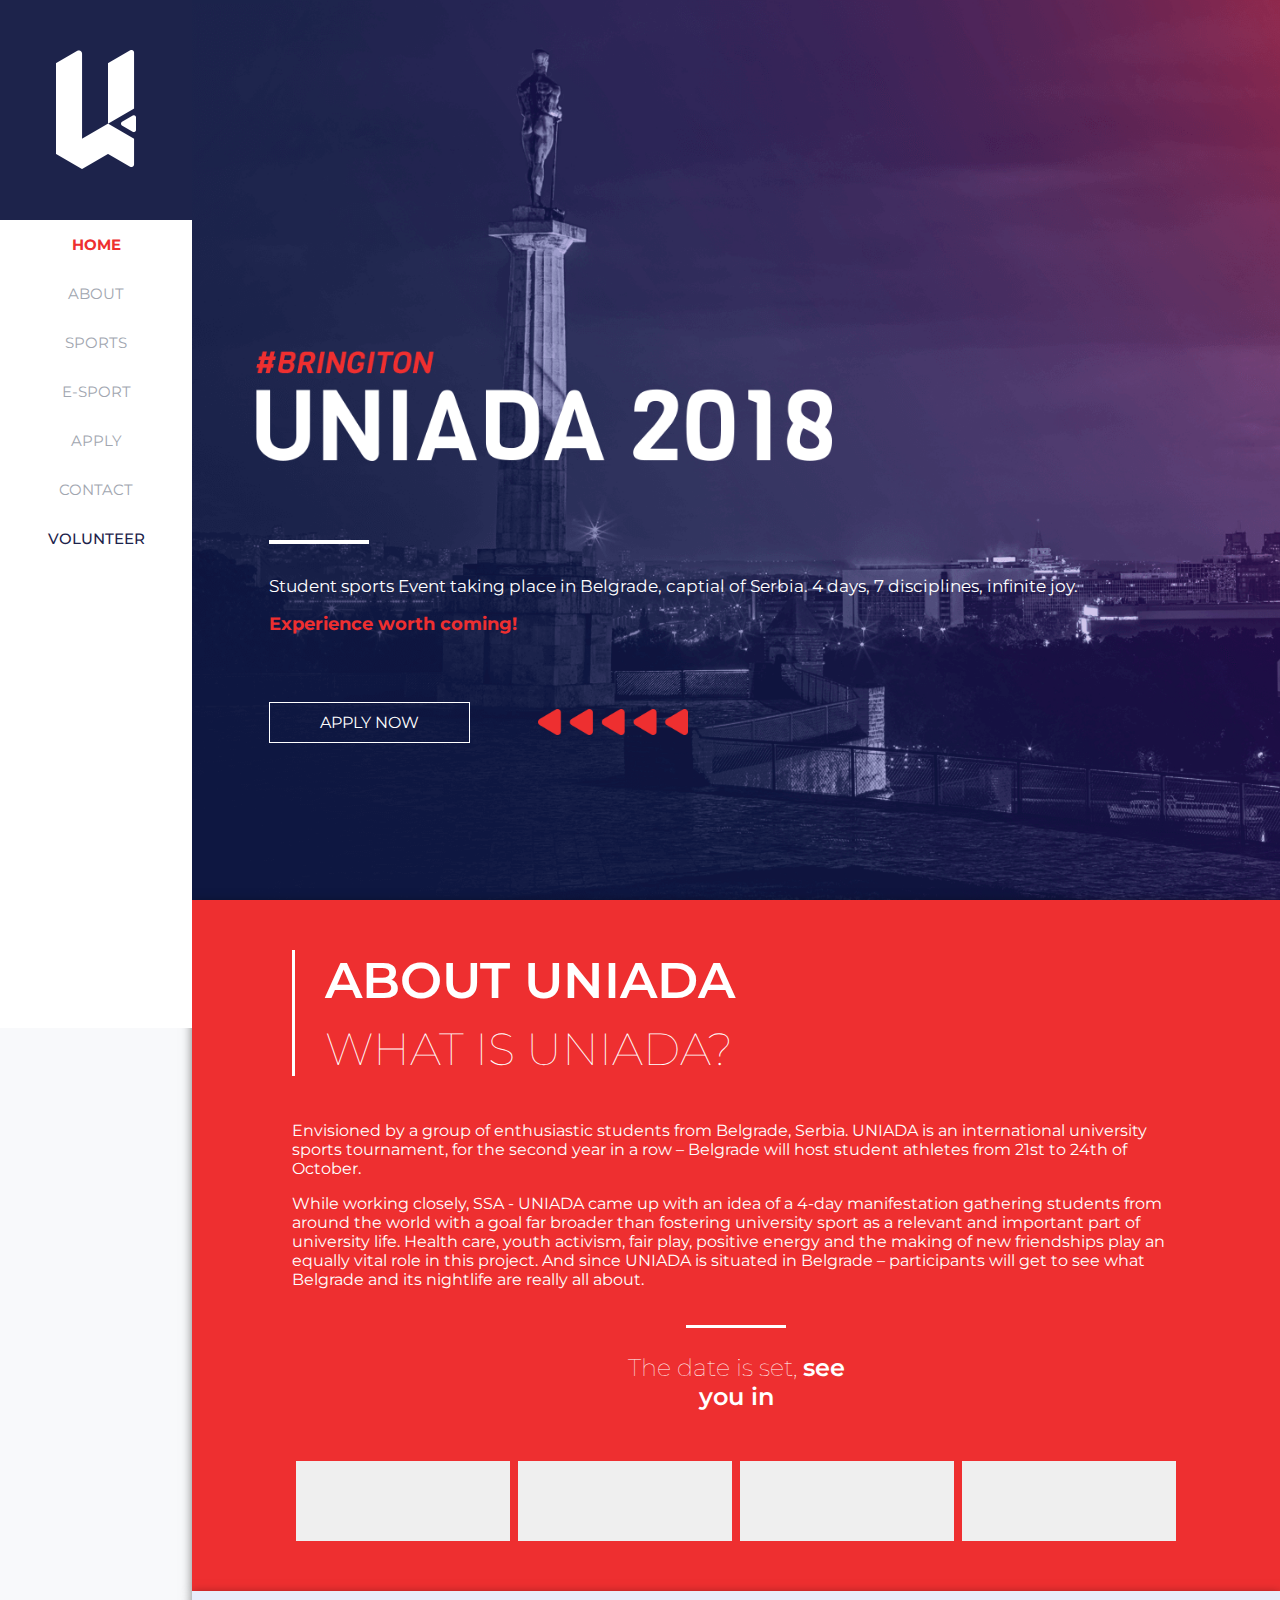
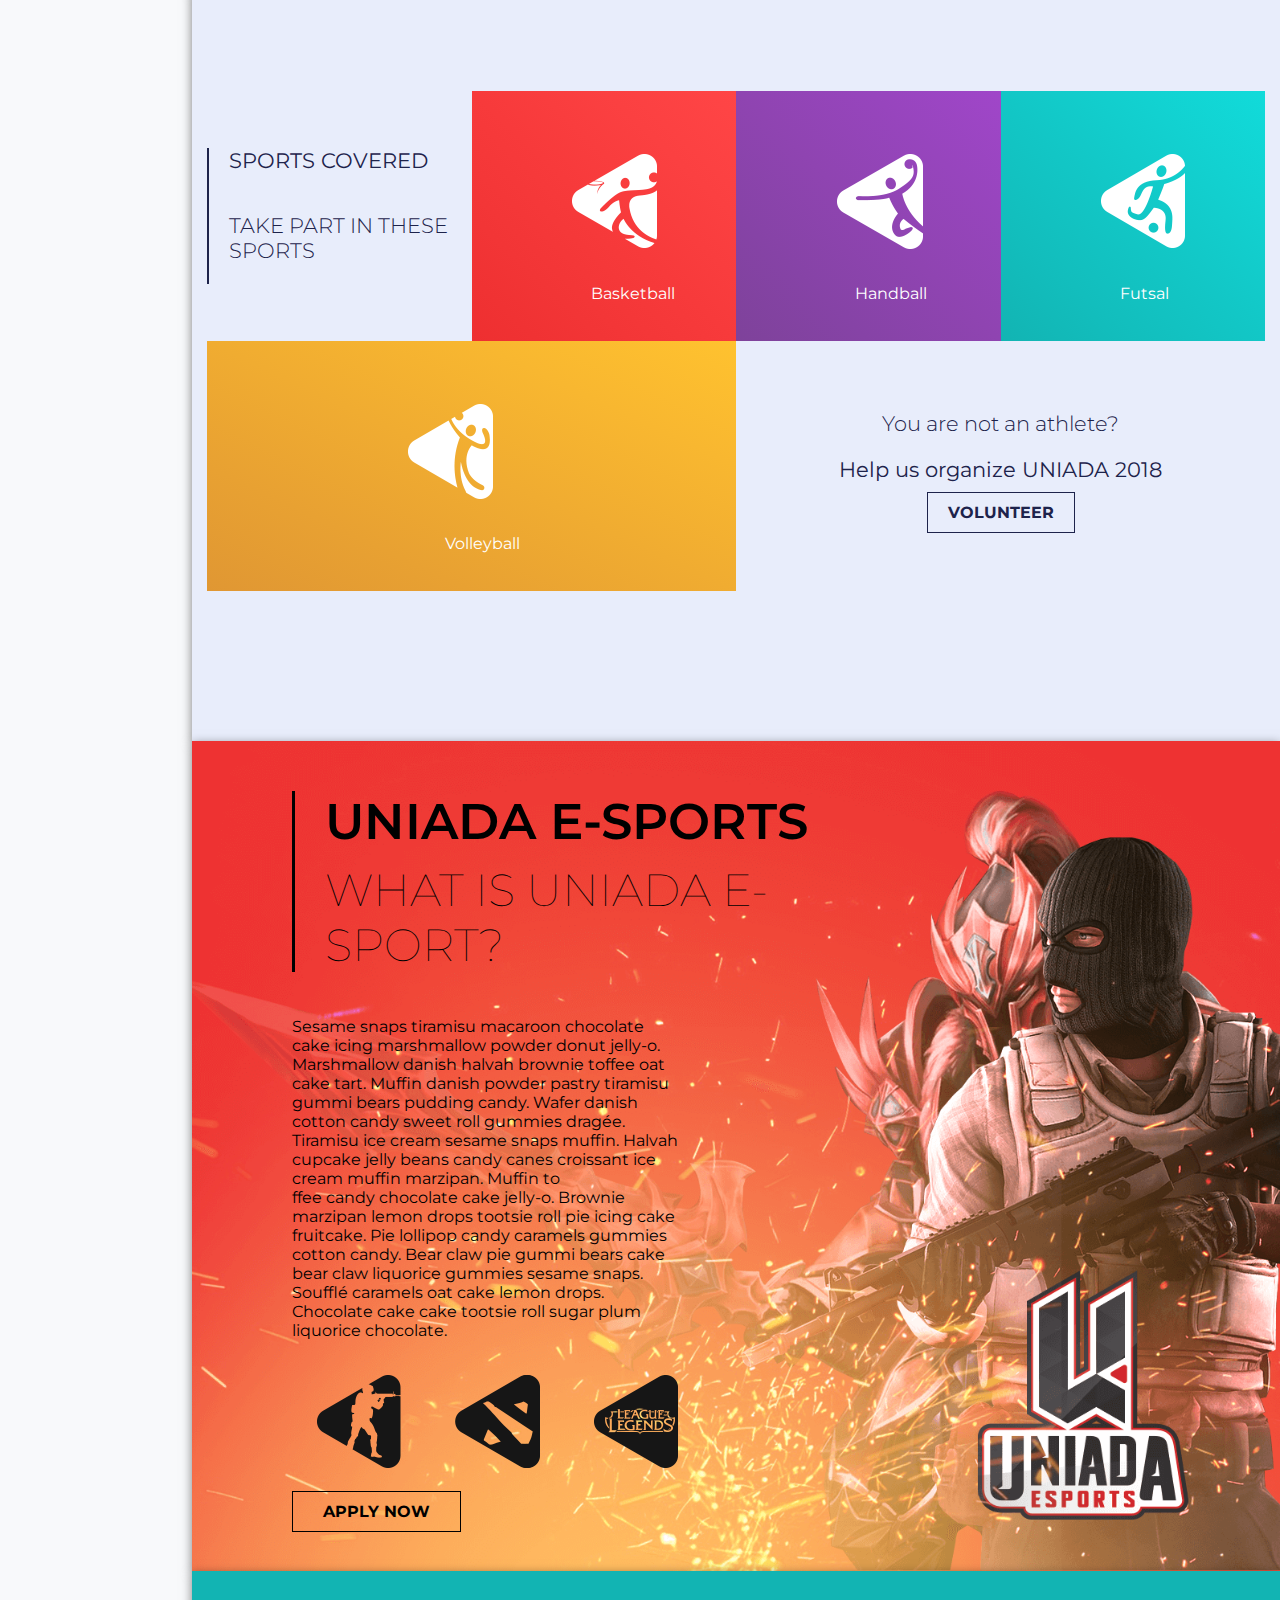
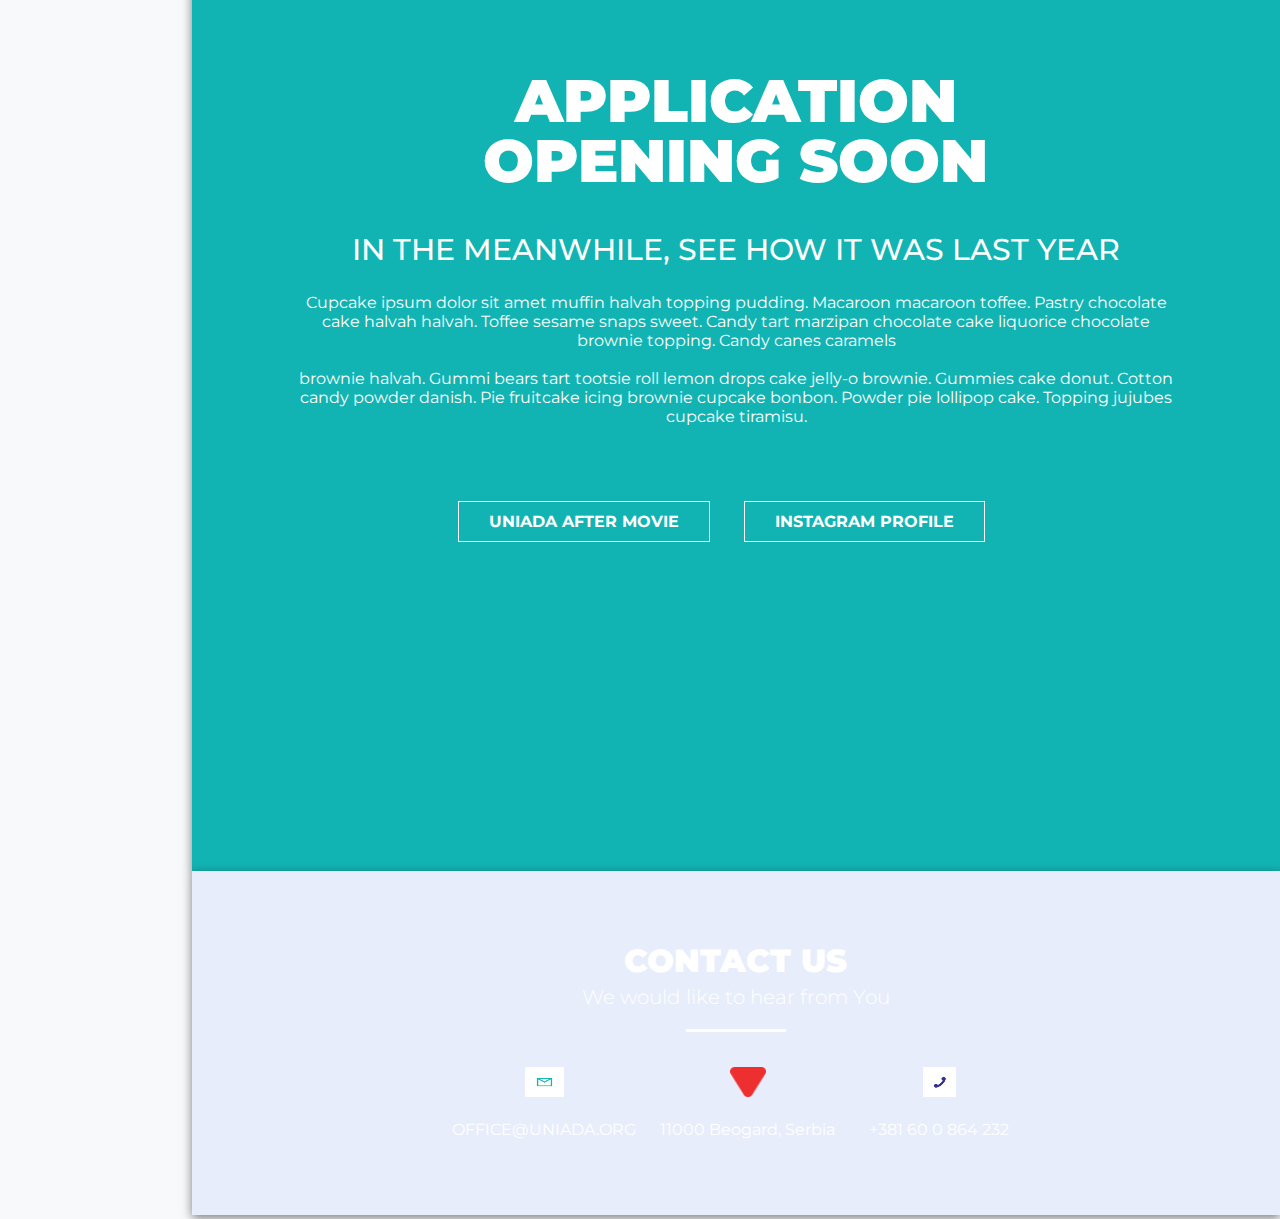
<file: index.html>
<!DOCTYPE html>
<html>
  <head>
    <title>UNIADA 2018 | International Student Sports Competition</title>
    <link rel="shortcut icon" type="image/png" href="img/LOGO_BOJA.png"/>
    <link rel="apple-touch-icon" sizes="76x76" href="img/LOGO_BOJA.png">

    <meta name="robots" content="index, follow">
    <meta name="viewport" content="width=device-width, initial-scale=1.0">
    <meta name="description"  content="International Student Sports Competition - UNIADA 2018 Belgrade Serbia, 22-25 October. Supported by the City of Belgrade." />
    <meta property="og:locale" content="en_US" />
    <meta property="og:type" content="website" />
    <meta property="og:title" content="Uniada" />
    <meta property="og:description" content="International Student Sports Competition - UNIADA 2018 Belgrade Serbia, 22-25 October. Supported by the City of Belgrade." />
    <meta property="og:url" content="http://uniada.org/" />
    <meta property="og:site_name" content="UNIADA 2017" />
    <meta property="og:image" content="http://milica-pavlovic.com//uniada3.0/img/LOGO_BOJA.png" />
    <meta name="twitter:card" content="summary" />
    <meta name="twitter:description" content="International Student Sports Competition - UNIADA 2018 Belgrade Serbia, 22-25 October. Supported by the City of Belgrade." />
    <meta name="twitter:title" content="Uniada" />
    <meta name="twitter:image" content="http://milica-pavlovic.com//uniada3.0/img/LOGO_BOJA.png" />

    <link rel="canonical" href="http://uniada.org/" />
    <link rel="stylesheet" href="css/main.css">
    <link href="https://fonts.googleapis.com/css?family=Montserrat:100,300,400,500,600,700,800,900" rel="stylesheet">
    <script src="https://ajax.googleapis.com/ajax/libs/jquery/3.3.1/jquery.min.js"></script>
  </head>
  <body>
      <div class="counter"></div>
      <div class="content-holder">
          <div id="burger-container">
            <div id="burger">
              <span>&nbsp;</span>
              <span>&nbsp;</span>
              <span>&nbsp;</span>
              <span>&nbsp;</span>
            </div>
          </div>
          <nav class="navigation">
            <ul>
              <li id="changinglogo">
                  <img id="logo" src="img/LOGO_BELI.png" alt="white-logo" />
              </li>
              <li><a class="navigation__link" href="#section1">HOME</a></li>
              <li><a class="navigation__link" href="#section2">ABOUT</a></li>
              <li><a class="navigation__link" href="#section3">SPORTS</a></li>
              <li><a class="navigation__link" href="#section4">E-SPORT</a></li>
              <li><a class="navigation__link" href="#section5">APPLY</a></li>
              <li><a class="navigation__link" href="#section6">CONTACT</a></li>
              <li><a class="navigation__link" href="#section7">VOLUNTEER</a></li>
            </ul>
          </nav>
          <div class="section">
            <section class="page-section" id="section1">
                <div class="home">
                    <img class="bringiton" src="img/BRINGITON.png" alt="bringiton" />
                    <div class="smallborder"></div>
                    <div class="hometxt">
                        <p>
                          Student sports Event taking place in Belgrade, captial of Serbia. 4 days, 7 disciplines, infinite joy.
                        </p>
                        <p>
                          Experience worth coming!
                        </p>
                    </div>
                    <div class="divbtn">
                        <a href="#">APPLY NOW</a>
                        <img src="img/STRELICE.png" alt="arrows"  />
                    </div>
                </div>
            </section>
            <section class="page-section" id="section2">
                <div class="about">
                    <div class="about__uniada">
                        <h1>ABOUT UNIADA</h1>
                        <p>WHAT IS UNIADA?</p>
                    </div>
                    <div class="about_txt">
                      <p>Envisioned by a group of enthusiastic students from Belgrade, Serbia. UNIADA is an international university sports tournament, for the second year in a row – Belgrade will host student athletes from 21st to 24th of October.  </p>
                      <p>While working closely, SSA - UNIADA came up with an idea of a 4-day manifestation gathering students from around the world with a goal far broader than fostering university sport as a relevant and important part of university life. Health care, youth activism, fair play, positive energy and the making of new friendships play an equally vital role in this project. And since UNIADA is situated in Belgrade – participants will get to see what Belgrade and its nightlife are really all about.</p>
                    </div>
                    <div class="countdown_head">
                        <div class="topborder"></div>
                        <h2>The date is set, <span>see you in</span></h2>
                    </div>
                    <div class="timer">
                      <div class="timer-part" id="days"></div>
                      <div class="timer-part" id="hours"></div>
                      <div class="timer-part" id="minutes"></div>
                      <div class="timer-part" id="seconds"></div>
                    </div>
                </div>
            </section>
            <section class="page-section" id="section3">
                <div class="sports">
                    <div class="sportbox" id="sport1">
                      <div class="borderforsport1">
                          <p><strong>SPORTS COVERED</strong></p><br />
                          <p>TAKE PART IN THESE SPORTS</p>
                      </div>

                    </div>
                    <div class="sportbox" id="sport2">
                        <a href="basketball.html">
                          <img src="img/BASKETBALL_ICON.png" alt="basketball-icon" /><br />
                          <p class="sportname">Basketball</p>
                        </a>
                    </div>
                    <div class="sportbox" id="sport3">
                        <a href="handball.html">
                          <img src="img/HANDBALL_IKONICA.png" alt="handball-icon" />
                          <p class="sportname">Handball</p>
                        </a>
                    </div>
                    <div class="sportbox" id="sport4">
                        <a href="futsal.html">
                          <img src="img/FUTSAL_IKONICA.png" alt="futsal-icon" />
                          <p class="sportname">Futsal</p>
                        </a>
                    </div>
                    <div class="sportbox" id="sport5">
                        <a href="volleyball.html">
                          <img src="img/VOLLEYBALL_IKONICA.png" alt="volleyball-icon" />
                          <p class="sportname">Volleyball</p>
                        </a>
                    </div>
                    <div class="sportbox" id="sport6">
                      <div class="txtforsport6">
                          <p>You are not an athlete?</p>
                          <p><strong>Help us organize UNIADA 2018</strong><br /></p>
                          <a href="#"><strong>VOLUNTEER</strong></a>
                      </div>
                    </div>
                </div>
            </section>
            <section class="page-section" id="section4">
                <div class="esport">
                    <div class="esport_head">
                        <h1>UNIADA E-SPORTS</h1>
                        <p>
                          WHAT IS UNIADA E-SPORT?
                        </p>
                    </div>
                    <div class="esport_txt">
                        <p>
                          Sesame snaps tiramisu macaroon chocolate cake icing marshmallow powder donut jelly-o. Marshmallow danish halvah brownie toffee oat cake tart. Muffin danish powder pastry tiramisu gummi bears pudding candy. Wafer danish cotton candy sweet roll gummies dragée. Tiramisu ice cream sesame snaps muffin. Halvah cupcake jelly beans candy canes croissant ice cream muffin marzipan. Muffin to<br>ffee candy chocolate cake jelly-o. Brownie marzipan lemon drops tootsie roll pie icing cake fruitcake. Pie lollipop candy caramels gummies cotton candy. Bear claw pie gummi bears cake bear claw liquorice gummies sesame snaps. Soufflé caramels oat cake lemon drops. Chocolate cake cake tootsie roll sugar plum liquorice chocolate.
                        </p>
                    </div>
                    <div class="esport_icons">
                        <img src="img/CS_IKONICA.png" alt="cs_ikonica"  />
                        <img src="img/DOTA2_IKONICA.png" alt="dota2_ikonica"  />
                        <img src="img/LOL_IKONICA.png" alt="lol_ikonica"  />
                    </div>
                    <a class="esportbtn" herf="#">APPLY NOW</a>
                </div>
            </section>
            <section class="page-section" id="section5">
                <div class="application">
                    <h1><strong>APPLICATION OPENING SOON</strong></h1>
                    <div class="apply_txt">
                        <h2>IN THE MEANWHILE, SEE HOW IT WAS LAST YEAR</h2>
                        <p>
                          Cupcake ipsum dolor sit amet muffin halvah topping pudding. Macaroon macaroon toffee. Pastry chocolate cake halvah halvah. Toffee sesame snaps sweet. Candy tart marzipan chocolate cake liquorice chocolate brownie topping. Candy canes caramels<br /><br /> brownie halvah. Gummi bears tart tootsie roll lemon drops cake jelly-o brownie. Gummies cake donut. Cotton candy powder danish. Pie fruitcake icing brownie cupcake bonbon. Powder pie lollipop cake. Topping jujubes cupcake tiramisu.
                        </p><br>
                    </div>
                    <div class="apply_btns">
                      <a href="https://www.youtube.com/watch?v=02aVjhOBX4E" target="_blank"><strong>UNIADA AFTER MOVIE</strong></a>
                      <a href="https://www.instagram.com/explore/locations/1025400249/uniada/?hl=en" target="_blank"><strong>INSTAGRAM PROFILE</strong></a>
                    </div>
                </div>
            </section>
            <section class="page-section" id="section6">
                <div class="contact">
                  <div class="contact_head">
                      <h1><strong>CONTACT US</strong></h1>
                      <p>We would like to hear from You</p>
                      <div class="topborder"></div>
                  </div>
                  <div class="contact_info">
                    <div class="singlecontactbox">
                      <a href="mailto:office@uniada.org">
                          <img src="img/EMAIL_IKONICA.png" alt="email-icon" /><br />
                          <br />
                        OFFICE@UNIADA.ORG</a>
                    </div>
                    <div class="singlecontactbox">
                          <img src="img/LOKACIJA_IKONICA.png" alt="location-icon" />
                          <br /><br />
                        <p>11000 Beogard, Serbia</a>
                    </div>
                    <div class="singlecontactbox">
                        <!--<div class="imgbox">
                            <img src="img/mail.png" alt="imgicon" />
                        </div>-->
                        <a href="tel:+381 60 864 232">
                        <img src="img/TELEFON_IKONICA.png" alt="phone-icon" /><br />
                        <br />
                        +381 60 0 864 232</a>
                    </div>
                  </div>

                </div>
            </section>
        </div>

    </div>
    <script src="js/index.js"></script>
    <script src="js/timer.js"></script>

  </body>
</html>
</file>
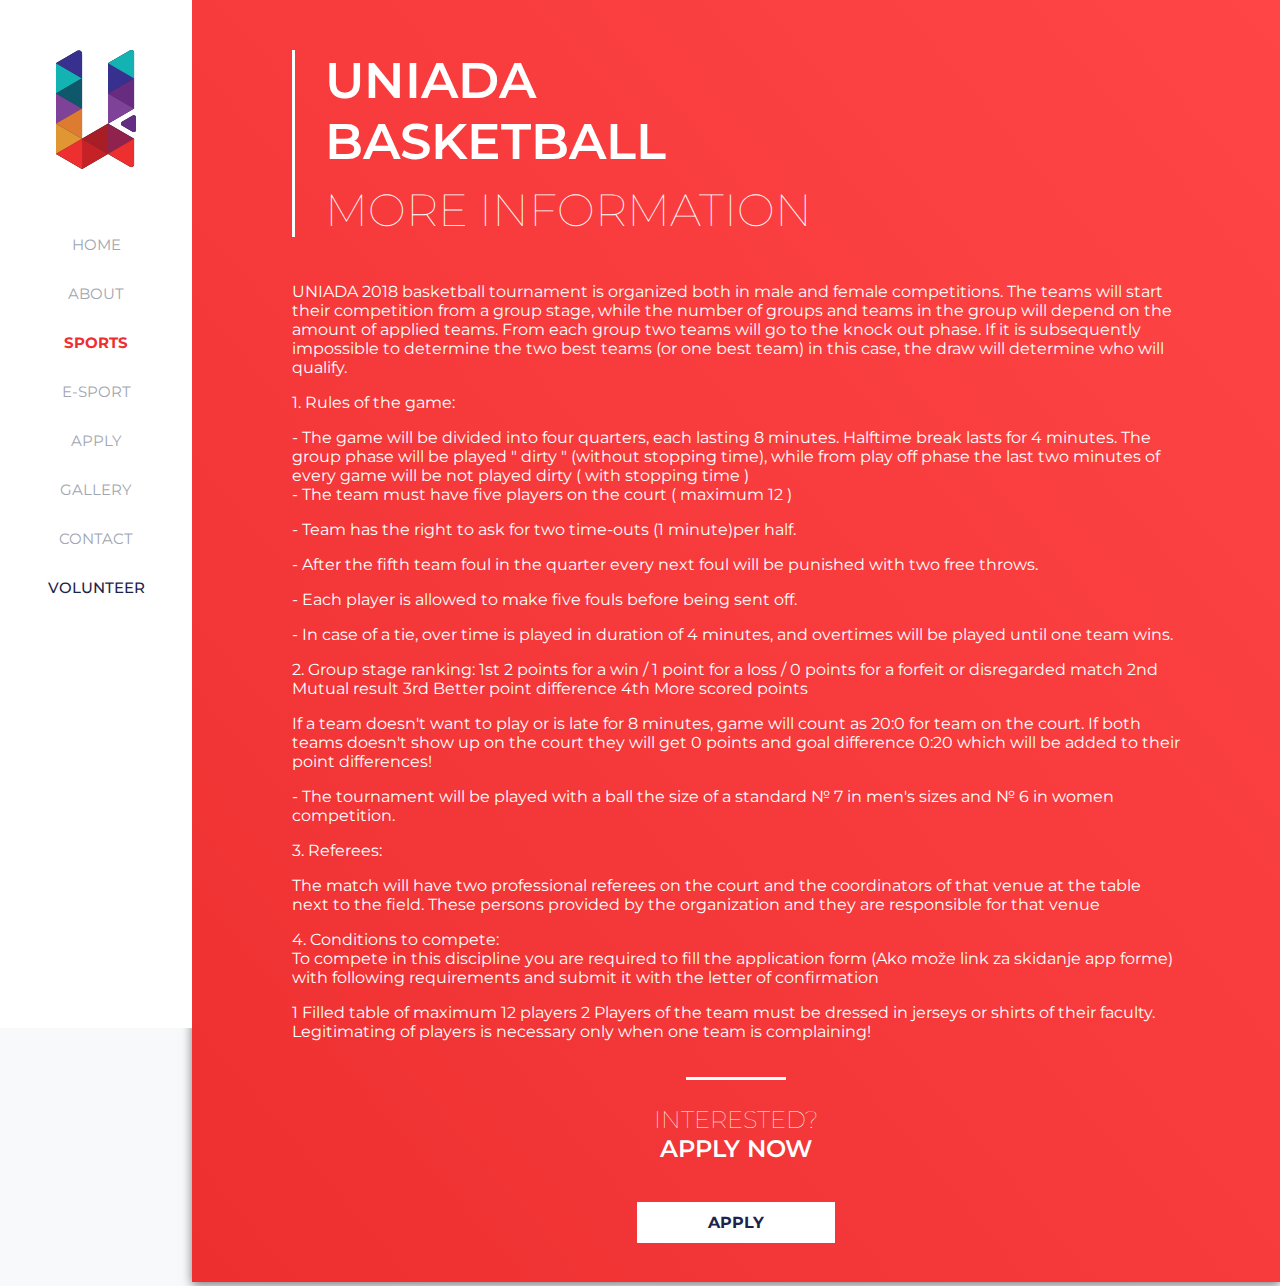
<file: basketball.html>
<!DOCTYPE html>
<html>
  <head>
    <!-- Global site tag (gtag.js) - Google Analytics -->
    <script async src="https://www.googletagmanager.com/gtag/js?id=UA-97863180-2"></script>
    <script>
    window.dataLayer = window.dataLayer || [];
    function gtag(){dataLayer.push(arguments);}
    gtag('js', new Date());

    gtag('config', 'UA-97863180-2');
    </script>

    <meta charset="UTF-8">
    <title>UNIADA 2018 | International Student Sports Competition</title>
    <link rel="shortcut icon" type="image/png" href="img/FAVICON.png"/>
    <link rel="apple-touch-icon" sizes="76x76" href="img/FAVICON.png">

    <meta name="robots" content="index, follow">
    <meta name="viewport" content="width=device-width, initial-scale=1.0">
    <meta name="description"  content="International Student Sports Competition - UNIADA 2018 Belgrade Serbia, 22-25 October. Supported by the City of Belgrade." />
    <meta property="og:locale" content="en_US" />
    <meta property="og:type" content="website" />
    <meta property="og:title" content="Uniada" />
    <meta property="og:description" content="International Student Sports Competition - UNIADA 2018 Belgrade Serbia, 22-25 October. Supported by the City of Belgrade." />
    <meta property="og:url" content="http://uniada.org/" />
    <meta property="og:site_name" content="UNIADA 2017" />
    <meta property="og:image" content="http://milica-pavlovic.com//uniada3.0/img/LOGO_BOJA.png" />
    <meta name="twitter:card" content="summary" />
    <meta name="twitter:description" content="International Student Sports Competition - UNIADA 2018 Belgrade Serbia, 22-25 October. Supported by the City of Belgrade." />
    <meta name="twitter:title" content="Uniada" />
    <meta name="twitter:image" content="http://milica-pavlovic.com//uniada3.0/img/LOGO_BOJA.png" />

    <link rel="canonical" href="http://uniada.org/" />
    <link rel="stylesheet" href="css/main.css">
    <link href="https://fonts.googleapis.com/css?family=Montserrat:100,300,400,500,600,700,800,900" rel="stylesheet">
    <script src="https://ajax.googleapis.com/ajax/libs/jquery/3.3.1/jquery.min.js"></script>
  </head>
  <body>
      <div class="counter"></div>
      <div class="content-holder">
          <div id="burger-container">
            <div id="burger">
              <span>&nbsp;</span>
              <span>&nbsp;</span>
              <span>&nbsp;</span>
              <span>&nbsp;</span>
            </div>
          </div>
          <nav class="navigation">
            <ul>
              <li id="changinglogo">
                <a href="index.php">
                  <img id="logo" src="img/LOGO_BOJA.png" alt="white-logo" />
                </a>
              </li>
              <li><a class="navigation__link inact" href="index.php#section1">HOME</a></li>
              <li><a class="navigation__link" href="index.php#section2">ABOUT</a></li>
              <li><a class="navigation__link sportact" href="index.php#section3">SPORTS</a></li>
              <li><a class="navigation__link" href="index.php#section4">E-SPORT</a></li>
              <li><a class="navigation__link" href="index.php#section5">APPLY</a></li>
              <li><a class="navigation__link" href="index.php#section6">GALLERY</a></li>
              <li><a class="navigation__link" href="index.php#section7">CONTACT</a></li>
              <li><a class="volunteer" href="volunteer.php">VOLUNTEER</a></li>
            </ul>
          </nav>
          <div class="section">
            <section class="page-section basketball" id="basketball">
                <div class="about">
                    <div class="about__uniada">
                        <h1>UNIADA<BR />BASKETBALL</h1>
                        <p>MORE INFORMATION</p>
                    </div>
                    <div class="about_txt">
                      <p>

                        UNIADA 2018 basketball tournament is organized both in male and female competitions. The teams will
                        start their competition from a group stage, while the number of groups and teams in the group will
                        depend on the amount of applied teams. From each group two teams will go to the knock out phase. If it
                        is subsequently impossible to determine the two best teams (or one best team) in this case, the draw
                        will determine who will qualify.


                      </p>
                      <p>
                      1.	Rules of the game:
                      </p>
                      - The game will be divided into four quarters, each lasting 8 minutes. Halftime break lasts for 4 minutes. The group phase will be played " dirty " (without stopping time), while from play off phase  the last two minutes of every game will be not played dirty ( with stopping time )
                      <p>
                      - The team must have five players on the court ( maximum 12 )
                      </p>
                      <p>
                      - Team has the right to ask for two time-outs (1 minute)per half.
                      </p>
                      <p>
                      - After the fifth team foul in the quarter every next foul will be punished with two free throws.
                      </p>
                      <p>
                      - Each player is allowed to make five fouls before being sent off.
                      </p>
                      <p>
                      - In case of a tie, over time is played in duration of 4 minutes, and overtimes will be played until one team wins.
                      </p>
                      <p>
                      2.	Group stage ranking:

                      1st       2 points for a win / 1 point for a loss / 0 points for a forfeit or disregarded match
                      2nd     Mutual result
                      3rd      Better point difference
                      4th     More scored points
                      </p>
                      <p>
                      If a team doesn't want to play or is late for 8 minutes, game will count as 20:0 for team on the court. If both teams doesn't show up on the court they will get 0 points and goal difference 0:20 which will be added to their point differences!
                      </p>
                      <p>
                      - The tournament will be played with a ball the size of a standard № 7 in men's sizes and
                      № 6 in women competition.</p>
                      <p>
                        3.	Referees:
                      </p>


                      <p>
                      The match will have two professional referees on the court and the coordinators of that venue at the table next to the field. These persons provided by the organization and they are responsible for that venue
                      </p>
                      4.	Conditions to compete:
                      <p>
                      To compete in this discipline you are required to fill the application form (Ako može link za skidanje app forme) with following requirements and submit it with the letter of confirmation
                      </p>
                      <p>
                      1  Filled table of maximum 12 players
                                    2 Players of the team must be dressed in jerseys or shirts of their faculty.
                      Legitimating of players is necessary only when one team is complaining!
                      </p>
                    </div>
                    <div class="countdown_head">
                        <div class="topborder"></div>
                        <h2>INTERESTED? <span><BR />APPLY NOW</span></h2>
                    </div>
                    <div class="singlesport_btn">
                        <a href="UNIADA 2018 - Application Form.docx" download><strong>APPLY</strong></a>
                    </div>

                </div>
            </section>

        </div>

    </div>
    <script src="js\index-singlesport.js"></script>


  </body>
</html>
</file>
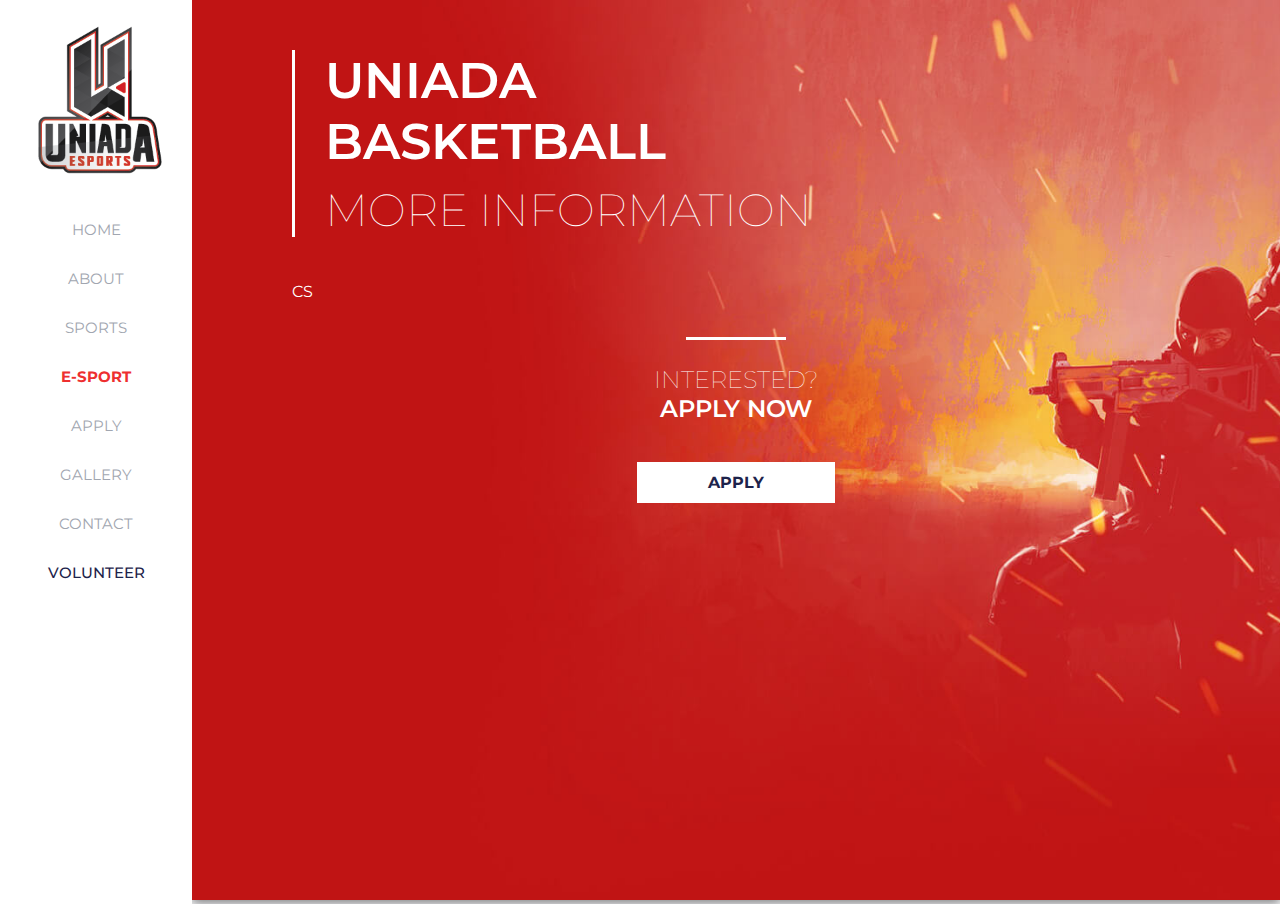
<file: cs.html>
<!DOCTYPE html>
<html>
  <head>
    <!-- Global site tag (gtag.js) - Google Analytics -->
    <script async src="https://www.googletagmanager.com/gtag/js?id=UA-97863180-2"></script>
    <script>
      window.dataLayer = window.dataLayer || [];
      function gtag(){dataLayer.push(arguments);}
      gtag('js', new Date());

      gtag('config', 'UA-97863180-2');
    </script>

    <meta charset="UTF-8">
    <title>UNIADA 2018 | International Student Sports Competition</title>
    <link rel="shortcut icon" type="image/png" href="img/FAVICON.png"/>
    <link rel="apple-touch-icon" sizes="76x76" href="img/FAVICON.png">

    <meta name="robots" content="index, follow">
    <meta name="viewport" content="width=device-width, initial-scale=1.0">
    <meta name="description"  content="International Student Sports Competition - UNIADA 2018 Belgrade Serbia, 22-25 October. Supported by the City of Belgrade." />
    <meta property="og:locale" content="en_US" />
    <meta property="og:type" content="website" />
    <meta property="og:title" content="Uniada" />
    <meta property="og:description" content="International Student Sports Competition - UNIADA 2018 Belgrade Serbia, 22-25 October. Supported by the City of Belgrade." />
    <meta property="og:url" content="http://uniada.org/" />
    <meta property="og:site_name" content="UNIADA 2017" />
    <meta property="og:image" content="http://milica-pavlovic.com//uniada3.0/img/LOGO_BOJA.png" />
    <meta name="twitter:card" content="summary" />
    <meta name="twitter:description" content="International Student Sports Competition - UNIADA 2018 Belgrade Serbia, 22-25 October. Supported by the City of Belgrade." />
    <meta name="twitter:title" content="Uniada" />
    <meta name="twitter:image" content="http://milica-pavlovic.com//uniada3.0/img/LOGO_BOJA.png" />

    <link rel="canonical" href="http://uniada.org/" />
    <link rel="stylesheet" href="css/main.css">
    <link href="https://fonts.googleapis.com/css?family=Montserrat:100,300,400,500,600,700,800,900" rel="stylesheet">
    <script src="https://ajax.googleapis.com/ajax/libs/jquery/3.3.1/jquery.min.js"></script>
  </head>
  <body>
      <div class="counter"></div>
      <div class="content-holder">
          <div id="burger-container">
            <div id="burger">
              <span>&nbsp;</span>
              <span>&nbsp;</span>
              <span>&nbsp;</span>
              <span>&nbsp;</span>
            </div>
          </div>
          <nav class="navigation">
            <ul>
              <li id="changinglogo">
                <a href="index.php#section4">
                  <img class="esportlogo" id="logo" src="img/ESPORTLOGO-01.png" alt="white-logo" />

                </a>
              </li>
              <li><a class="navigation__link inact" href="index.php#section1">HOME</a></li>
              <li><a class="navigation__link" href="index.php#section2">ABOUT</a></li>
              <li><a class="navigation__link " href="index.php#section3">SPORTS</a></li>
              <li><a class="navigation__link sportact" href="index.php#section4">E-SPORT</a></li>
              <li><a class="navigation__link" href="index.php#section5">APPLY</a></li>
              <li><a class="navigation__link" href="index.php#section6">GALLERY</a></li>
              <li><a class="navigation__link" href="index.php#section7">CONTACT</a></li>
              <li><a class="volunteer" href="volunteer.php">VOLUNTEER</a></li>
            </ul>
          </nav>
          <div class="section">
            <section class="page-section basketball" id="cs">
                <div class="about">
                    <div class="about__uniada">
                        <h1>UNIADA<BR />BASKETBALL</h1>
                        <p>MORE INFORMATION</p>
                    </div>
                    <div class="about_txt">
                      <p>

                      CS
                      </p>
                    </div>
                    <div class="countdown_head">
                        <div class="topborder"></div>
                        <h2>INTERESTED? <span><BR />APPLY NOW</span></h2>
                    </div>
                    <div class="singlesport_btn">
                        <a href="UNIADA 2018 - Application Form.docx" download><strong>APPLY</strong></a>
                    </div>

                </div>
            </section>

        </div>

    </div>
    <script src="js\index-esport.js"></script>


  </body>
</html>
</file>
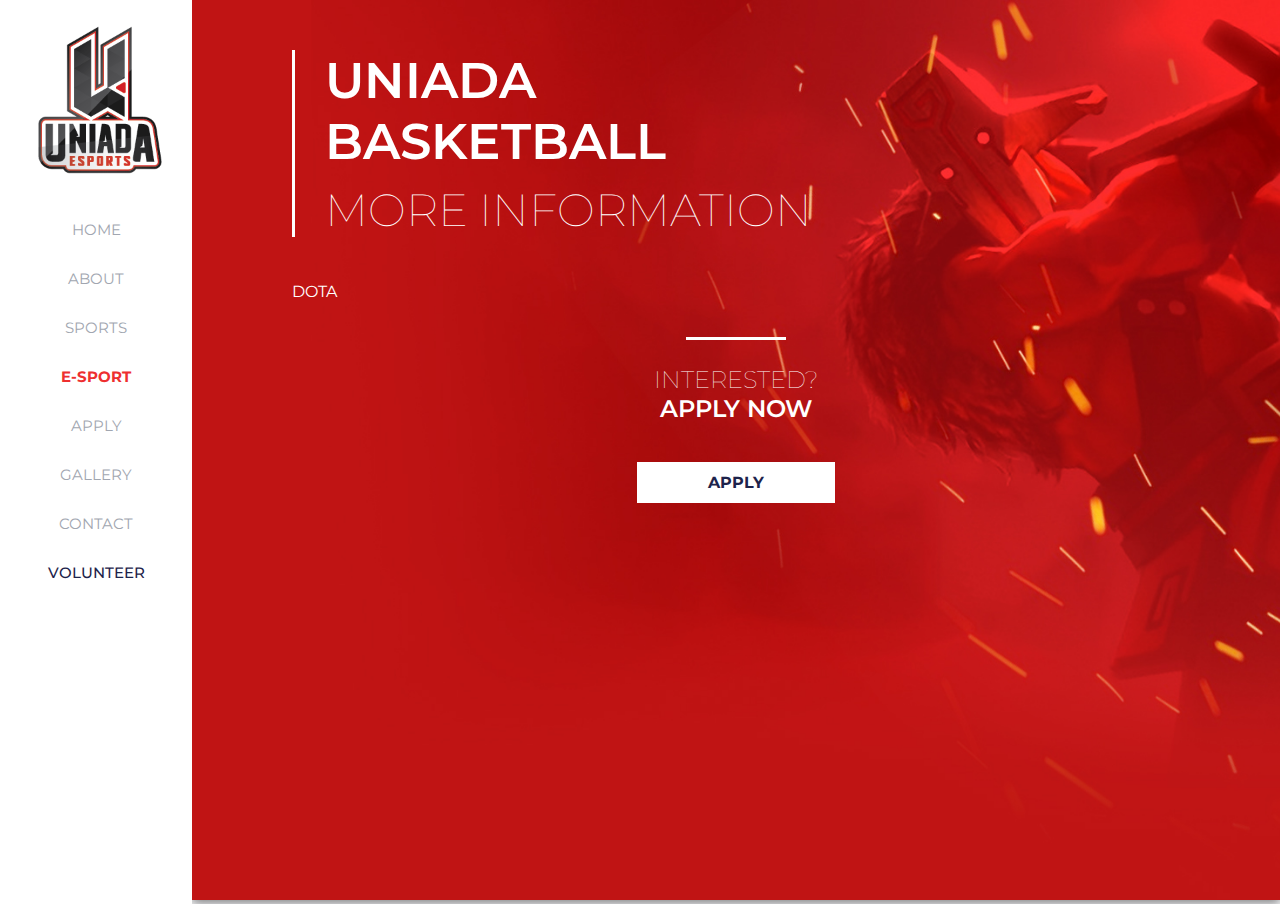
<file: dota2.html>
<!DOCTYPE html>
<html>
  <head>
    <!-- Global site tag (gtag.js) - Google Analytics -->
    <script async src="https://www.googletagmanager.com/gtag/js?id=UA-97863180-2"></script>
    <script>
      window.dataLayer = window.dataLayer || [];
      function gtag(){dataLayer.push(arguments);}
      gtag('js', new Date());

      gtag('config', 'UA-97863180-2');
    </script>

    <meta charset="UTF-8">
    <title>UNIADA 2018 | International Student Sports Competition</title>
    <link rel="shortcut icon" type="image/png" href="img/FAVICON.png"/>
    <link rel="apple-touch-icon" sizes="76x76" href="img/FAVICON.png">

    <meta name="robots" content="index, follow">
    <meta name="viewport" content="width=device-width, initial-scale=1.0">
    <meta name="description"  content="International Student Sports Competition - UNIADA 2018 Belgrade Serbia, 22-25 October. Supported by the City of Belgrade." />
    <meta property="og:locale" content="en_US" />
    <meta property="og:type" content="website" />
    <meta property="og:title" content="Uniada" />
    <meta property="og:description" content="International Student Sports Competition - UNIADA 2018 Belgrade Serbia, 22-25 October. Supported by the City of Belgrade." />
    <meta property="og:url" content="http://uniada.org/" />
    <meta property="og:site_name" content="UNIADA 2017" />
    <meta property="og:image" content="http://milica-pavlovic.com//uniada3.0/img/LOGO_BOJA.png" />
    <meta name="twitter:card" content="summary" />
    <meta name="twitter:description" content="International Student Sports Competition - UNIADA 2018 Belgrade Serbia, 22-25 October. Supported by the City of Belgrade." />
    <meta name="twitter:title" content="Uniada" />
    <meta name="twitter:image" content="http://milica-pavlovic.com//uniada3.0/img/LOGO_BOJA.png" />

    <link rel="canonical" href="http://uniada.org/" />
    <link rel="stylesheet" href="css/main.css">
    <link href="https://fonts.googleapis.com/css?family=Montserrat:100,300,400,500,600,700,800,900" rel="stylesheet">
    <script src="https://ajax.googleapis.com/ajax/libs/jquery/3.3.1/jquery.min.js"></script>
  </head>
  <body>
      <div class="counter"></div>
      <div class="content-holder">
          <div id="burger-container">
            <div id="burger">
              <span>&nbsp;</span>
              <span>&nbsp;</span>
              <span>&nbsp;</span>
              <span>&nbsp;</span>
            </div>
          </div>
          <nav class="navigation">
            <ul>
              <li id="changinglogo">
                <a href="index.php#section4">
                  <img class="esportlogo" id="logo" src="img/ESPORTLOGO-01.png" alt="white-logo" />
                </a>
              </li>
              <li><a class="navigation__link inact" href="index.php#section1">HOME</a></li>
              <li><a class="navigation__link" href="index.php#section2">ABOUT</a></li>
              <li><a class="navigation__link " href="index.php#section3">SPORTS</a></li>
              <li><a class="navigation__link sportact" href="index.php#section4">E-SPORT</a></li>
              <li><a class="navigation__link" href="index.php#section5">APPLY</a></li>
              <li><a class="navigation__link" href="index.php#section6">GALLERY</a></li>
              <li><a class="navigation__link" href="index.php#section7">CONTACT</a></li>
              <li><a class="volunteer" href="volunteer.php">VOLUNTEER</a></li>
            </ul>
          </nav>
          <div class="section">
            <section class="page-section basketball" id="dota2">
                <div class="about">
                    <div class="about__uniada">
                        <h1>UNIADA<BR />BASKETBALL</h1>
                        <p>MORE INFORMATION</p>
                    </div>
                    <div class="about_txt">
                      <p>
DOTA
                      </p>
                    </div>
                    <div class="countdown_head">
                        <div class="topborder"></div>
                        <h2>INTERESTED? <span><BR />APPLY NOW</span></h2>
                    </div>
                    <div class="singlesport_btn">
                        <a href="UNIADA 2018 - Application Form.docx" download><strong>APPLY</strong></a>
                    </div>

                </div>
            </section>

        </div>

    </div>
    <script src="js\index-esport.js"></script>


  </body>
</html>
</file>
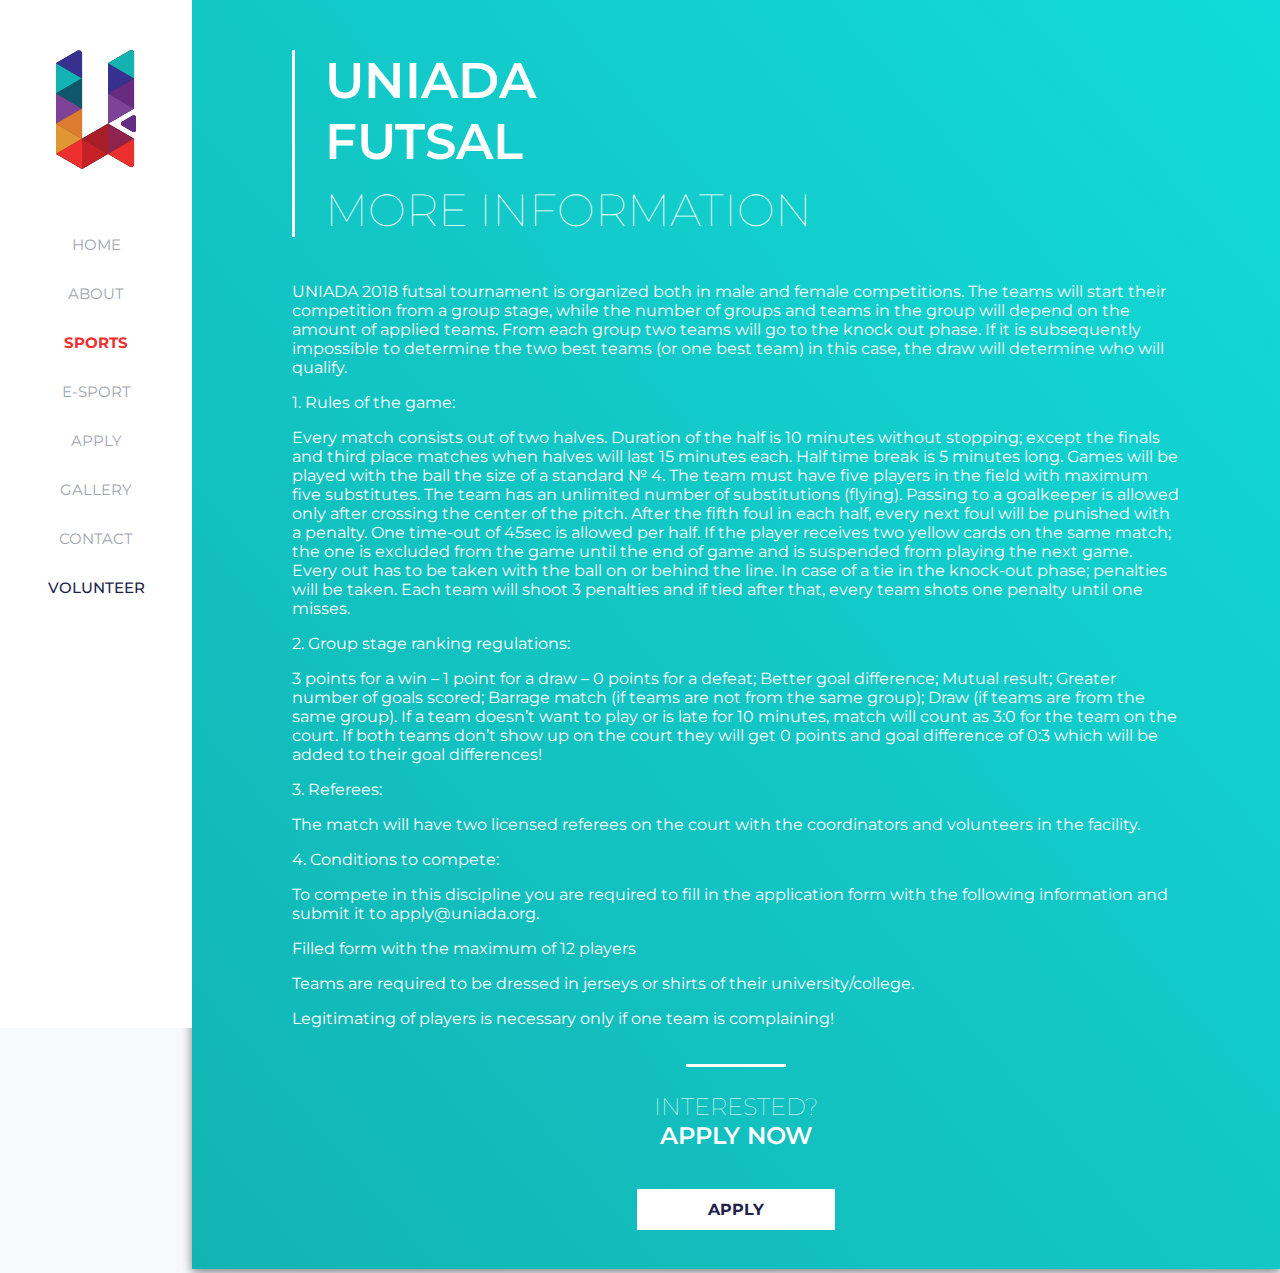
<file: futsal.html>
<!DOCTYPE html>
<html>
  <head>
    <!-- Global site tag (gtag.js) - Google Analytics -->
    <script async src="https://www.googletagmanager.com/gtag/js?id=UA-97863180-2"></script>
    <script>
      window.dataLayer = window.dataLayer || [];
      function gtag(){dataLayer.push(arguments);}
      gtag('js', new Date());

      gtag('config', 'UA-97863180-2');
    </script>

    <meta charset="UTF-8">
    <title>UNIADA 2018 | International Student Sports Competition</title>
    <link rel="shortcut icon" type="image/png" href="img/FAVICON.png"/>
    <link rel="apple-touch-icon" sizes="76x76" href="img/FAVICON.png">

    <meta name="robots" content="index, follow">
    <meta name="viewport" content="width=device-width, initial-scale=1.0">
    <meta name="description"  content="International Student Sports Competition - UNIADA 2018 Belgrade Serbia, 22-25 October. Supported by the City of Belgrade." />
    <meta property="og:locale" content="en_US" />
    <meta property="og:type" content="website" />
    <meta property="og:title" content="Uniada" />
    <meta property="og:description" content="International Student Sports Competition - UNIADA 2018 Belgrade Serbia, 22-25 October. Supported by the City of Belgrade." />
    <meta property="og:url" content="http://uniada.org/" />
    <meta property="og:site_name" content="UNIADA 2017" />
    <meta property="og:image" content="http://milica-pavlovic.com//uniada3.0/img/LOGO_BOJA.png" />
    <meta name="twitter:card" content="summary" />
    <meta name="twitter:description" content="International Student Sports Competition - UNIADA 2018 Belgrade Serbia, 22-25 October. Supported by the City of Belgrade." />
    <meta name="twitter:title" content="Uniada" />
    <meta name="twitter:image" content="http://milica-pavlovic.com//uniada3.0/img/LOGO_BOJA.png" />

    <link rel="canonical" href="http://uniada.org/" />
    <link rel="stylesheet" href="css/main.css">
    <link href="https://fonts.googleapis.com/css?family=Montserrat:100,300,400,500,600,700,800,900" rel="stylesheet">
    <script src="https://ajax.googleapis.com/ajax/libs/jquery/3.3.1/jquery.min.js"></script>
  </head>
  <body>
      <div class="counter"></div>
      <div class="content-holder">
          <div id="burger-container">
            <div id="burger">
              <span>&nbsp;</span>
              <span>&nbsp;</span>
              <span>&nbsp;</span>
              <span>&nbsp;</span>
            </div>
          </div>
          <nav class="navigation">
            <ul>
              <li id="changinglogo">
                <a href="index.php">
                  <img id="logo" src="img/LOGO_BELI.png" alt="white-logo" />
                </a>
              </li>
              <li><a class="navigation__link inact" href="index.php#section1">HOME</a></li>
              <li><a class="navigation__link" href="index.php#section2">ABOUT</a></li>
              <li><a class="navigation__link sportact" href="index.php#section3">SPORTS</a></li>
              <li><a class="navigation__link" href="index.php#section4">E-SPORT</a></li>
              <li><a class="navigation__link" href="index.php#section5">APPLY</a></li>
              <li><a class="navigation__link" href="index.php#section6">GALLERY</a></li>
              <li><a class="navigation__link" href="index.php#section7">CONTACT</a></li>
              <li><a class="volunteer" href="volunteer.php">VOLUNTEER</a></li>
            </ul>
          </nav>
          <div class="section">
            <section class="page-section basketball" id="futsal">
                <div class="about">
                    <div class="about__uniada">
                        <h1>UNIADA<BR />FUTSAL</h1>
                        <p>MORE INFORMATION</p>
                    </div>
                    <div class="about_txt">
                    <p>
                      UNIADA 2018 futsal tournament is organized both in male and female competitions. The teams will
                  start their competition from a group stage, while the number of groups and teams in the group will
                  depend on the amount of applied teams. From each group two teams will go to the knock out phase. If it
                  is subsequently impossible to determine the two best teams (or one best team) in this case, the draw
                  will determine who will qualify.
                    </p>
                    <p>


                    1. Rules of the game:
                    </p>
                    <p>
                    Every match consists out of two halves.
                    Duration of the half is 10 minutes without stopping; except the finals and third place matches when halves will last 15 minutes each.
                    Half time break is 5 minutes long.
                     Games will be played with the ball the size of a standard № 4.
                    The team must have five players in the field with maximum five substitutes.
                    The team has an unlimited number of substitutions (flying).
                    Passing to a goalkeeper is allowed only after crossing the center of the pitch.
                    After the fifth foul in each half, every next foul will be punished with a penalty.
                    One time-out of 45sec is allowed per half.
                    If the player receives two yellow cards on the same match; the one is excluded from the game until the end of game and is suspended from playing the next game.
                    Every out has to be taken with the ball on or behind the line.
                    In case of a tie in the knock-out phase; penalties will be taken. Each team will shoot 3 penalties and if tied after that, every team shots one penalty until one misses.
                    </p>
                    <p>
                    2. Group stage ranking regulations:
                    </p>
                    <p>
                    3 points for a win – 1 point for a draw – 0 points for a defeat;
                    Better goal difference;
                     Mutual result;
                     Greater number of goals scored;
                     Barrage match (if teams are not from the same group);
                     Draw (if teams are from the same group).
                    If a team doesn’t want to play or is late for 10 minutes, match will  count as 3:0 for the team on the court.
                    If both teams don’t show up on the court they will get 0 points and goal difference of 0:3 which will be added to their goal differences!
                    </p>
                    <p>
                    3. Referees:
                    </p>
                    <p>
                      The match will have two licensed referees on the court with the coordinators and volunteers in the facility.

                    </p>
                    <p>
                    4. Conditions to compete:
                    </p>
                    <p>
                    To compete in this discipline you are required to fill in the application form with the following information and submit it to apply@uniada.org.
                    </p>
                    <p>
                     Filled form with the maximum of 12 players
                     </p>
                     <p>
                     Teams are required to be dressed in jerseys or shirts of their university/college.
                     </p>
                     <p>
                    Legitimating of players is necessary only if one team is complaining!
                    </p>
                    </div>
                    <div class="countdown_head">
                        <div class="topborder"></div>
                        <h2>INTERESTED? <span><BR />APPLY NOW</span></h2>
                    </div>
                    <div class="singlesport_btn">
                        <a href="UNIADA 2018 - Application Form.docx" download><strong>APPLY</strong></a>
                    </div>

                </div>
            </section>

        </div>

    </div>
    <script src="js\index-singlesport.js"></script>


  </body>
</html>
</file>
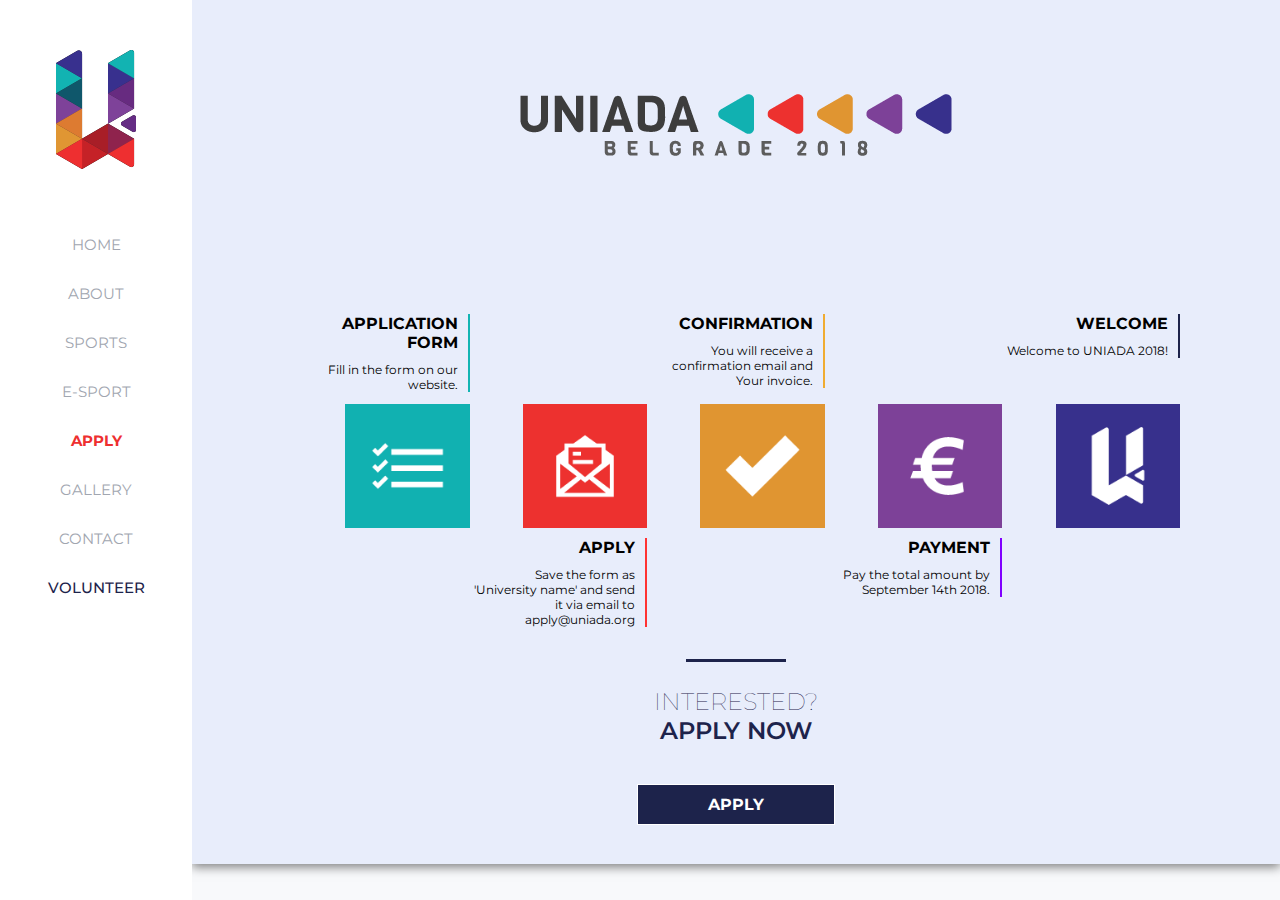
<file: how-to-apply.html>
<!DOCTYPE html>
<html>
  <head>
    <!-- Global site tag (gtag.js) - Google Analytics -->
    <script async src="https://www.googletagmanager.com/gtag/js?id=UA-97863180-2"></script>
    <script>
      window.dataLayer = window.dataLayer || [];
      function gtag(){dataLayer.push(arguments);}
      gtag('js', new Date());

      gtag('config', 'UA-97863180-2');
    </script>

    <meta charset="UTF-8">
    <title>UNIADA 2018 | International Student Sports Competition</title>
    <link rel="shortcut icon" type="image/png" href="img/FAVICON.png"/>
    <link rel="apple-touch-icon" sizes="76x76" href="img/FAVICON.png">

    <meta name="robots" content="index, follow">
    <meta name="viewport" content="width=device-width, initial-scale=1.0">
    <meta name="description"  content="International Student Sports Competition - UNIADA 2018 Belgrade Serbia, 22-25 October. Supported by the City of Belgrade." />
    <meta property="og:locale" content="en_US" />
    <meta property="og:type" content="website" />
    <meta property="og:title" content="Uniada" />
    <meta property="og:description" content="International Student Sports Competition - UNIADA 2018 Belgrade Serbia, 22-25 October. Supported by the City of Belgrade." />
    <meta property="og:url" content="http://uniada.org/" />
    <meta property="og:site_name" content="UNIADA 2017" />
    <meta property="og:image" content="http://milica-pavlovic.com//uniada3.0/img/LOGO_BOJA.png" />
    <meta name="twitter:card" content="summary" />
    <meta name="twitter:description" content="International Student Sports Competition - UNIADA 2018 Belgrade Serbia, 22-25 October. Supported by the City of Belgrade." />
    <meta name="twitter:title" content="Uniada" />
    <meta name="twitter:image" content="http://milica-pavlovic.com//uniada3.0/img/LOGO_BOJA.png" />

    <link rel="canonical" href="http://uniada.org/" />
    <link rel="stylesheet" href="css/main.css">
    <link href="https://fonts.googleapis.com/css?family=Montserrat:100,300,400,500,600,700,800,900" rel="stylesheet">
    <script src="https://ajax.googleapis.com/ajax/libs/jquery/3.3.1/jquery.min.js"></script>
  </head>
  <body>
      <div class="counter"></div>
      <div class="content-holder">
          <div id="burger-container">
            <div id="burger">
              <span>&nbsp;</span>
              <span>&nbsp;</span>
              <span>&nbsp;</span>
              <span>&nbsp;</span>
            </div>
          </div>
          <nav class="navigation">
            <ul>
              <li id="changinglogo">
                <a href="index.php">
                  <img id="logo" src="img/LOGO_BOJA.png" alt="white-logo" />
                </a>
              </li>
              <li><a class="navigation__link inact" href="index.php#section1">HOME</a></li>
              <li><a class="navigation__link" href="index.php#section2">ABOUT</a></li>
              <li><a class="navigation__link " href="index.php#section3">SPORTS</a></li>
              <li><a class="navigation__link" href="index.php#section4">E-SPORT</a></li>
              <li><a class="navigation__link sportact" href="index.php#section5">APPLY</a></li>
              <li><a class="navigation__link" href="index.php#section6">GALLERY</a></li>
              <li><a class="navigation__link" href="index.php#section7">CONTACT</a></li>
              <li><a class="volunteer" href="volunteer.php">VOLUNTEER</a></li>
            </ul>
          </nav>
          <div class="section">
            <section class="page-section basketball" id="how-to-apply">
                <div class="about">
                    <div class="howtoapply_logo">
                      <img src="img/LOGO-01.png" alt="logouniada2018"  />
                    </div>
                    <div class="howtoapply_holder">
                        <div class="onehowtoapply textw">
                              <div class="aboutone applicationborder ">
                                  <h2> APPLICATION FORM</h2>
                                  <p>
                                    Fill in the form on our website.
                                  </p>
                              </div>
                        </div>
                        <div class="onehowtoapply">
                          <p>

                          </p>
                        </div>
                        <div class="onehowtoapply textw">
                          <div class="aboutone confirmborder ">
                              <h2> CONFIRMATION</h2>
                              <p>
                                You will receive a confirmation email and Your invoice.
                              </p>
                          </div>
                        </div>
                        <div class="onehowtoapply">
                            <p>

                            </p>
                        </div>
                        <div class="onehowtoapply textw">
                          <div class="aboutone welcomeborder ">
                              <h2>WELCOME</h2>
                              <p>
                                Welcome to UNIADA 2018!
                              </p>
                          </div>
                        </div>
                    </div>
                    <div class="howtoapply_holder">
                        <div class="onehowtoapply">

                              <img src="img/IKONA-01.png" alt="logouniada2018"  />
                        </div>
                        <div class="onehowtoapply">

                          <img src="img/IKONA-02.png" alt="logouniada2018"  />
                        </div>
                        <div class="onehowtoapply">

                          <img src="img/IKONA-03.png" alt="logouniada2018"  />
                        </div>
                        <div class="onehowtoapply">

                          <img src="img/IKONA-04.png" alt="logouniada2018"  />
                        </div>
                        <div class="onehowtoapply">

                          <img src="img/IKONA-05.png" alt="logouniada2018"  />
                        </div>
                    </div>
                    <div class="howtoapply_holder">
                        <div class="onehowtoapply">
                          <p>

                          </p>
                        </div>
                        <div class="onehowtoapply textw">
                          <div class="aboutone applyborder">
                              <h2> APPLY</h2>
                              <p>
                                Save the form as 'University name' and send it via email to apply@uniada.org
                              </p>
                          </div>
                        </div>
                        <div class="onehowtoapply">
                          <p>

                          </p>
                        </div>
                        <div class="onehowtoapply textw">
                          <div class="aboutone paymentborder">
                              <h2> PAYMENT</h2>
                              <p>
                              Pay the total amount by September 14th 2018.
                              </p>
                          </div>

                        </div>
                        <div class="onehowtoapply">
                          <p>

                          </p>
                        </div>
                    </div>
                    <div class="countdown_head">
                        <div class="topborder"></div>
                        <h2>INTERESTED? <span><BR />APPLY NOW</span></h2>
                    </div>
                    <div class="singlesport_btn">
                        <a href="UNIADA 2018 - Application Form.docx" download><strong>APPLY</strong></a>
                    </div>

                </div>
            </section>

        </div>

    </div>
    <script src="js\index-singlesport.js"></script>


  </body>
</html>
</file>
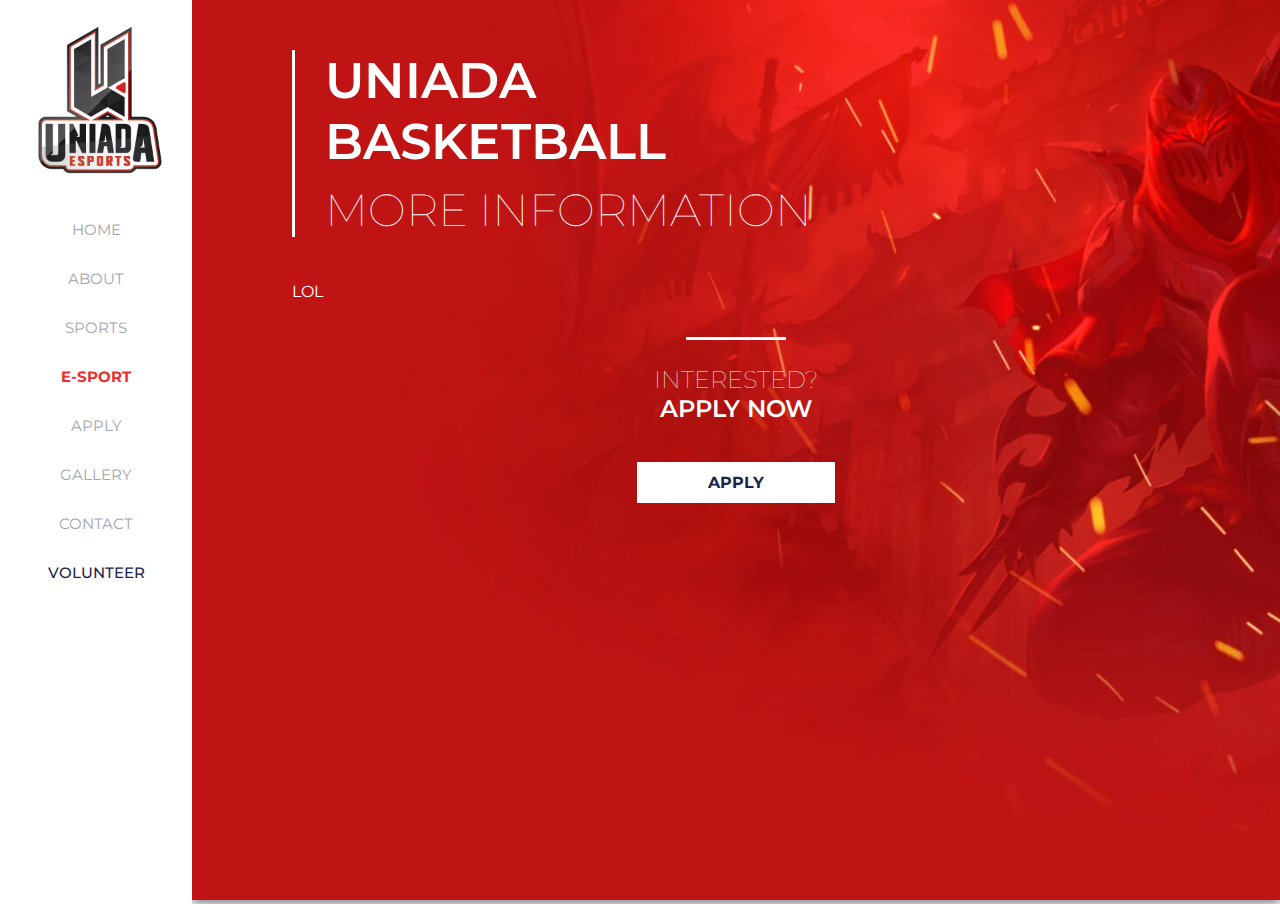
<file: lol.html>
<!DOCTYPE html>
<html>
  <head>
    <!-- Global site tag (gtag.js) - Google Analytics -->
    <script async src="https://www.googletagmanager.com/gtag/js?id=UA-97863180-2"></script>
    <script>
      window.dataLayer = window.dataLayer || [];
      function gtag(){dataLayer.push(arguments);}
      gtag('js', new Date());

      gtag('config', 'UA-97863180-2');
    </script>

    <meta charset="UTF-8">
    <title>UNIADA 2018 | International Student Sports Competition</title>
    <link rel="shortcut icon" type="image/png" href="img/FAVICON.png"/>
    <link rel="apple-touch-icon" sizes="76x76" href="img/FAVICON.png">

    <meta name="robots" content="index, follow">
    <meta name="viewport" content="width=device-width, initial-scale=1.0">
    <meta name="description"  content="International Student Sports Competition - UNIADA 2018 Belgrade Serbia, 22-25 October. Supported by the City of Belgrade." />
    <meta property="og:locale" content="en_US" />
    <meta property="og:type" content="website" />
    <meta property="og:title" content="Uniada" />
    <meta property="og:description" content="International Student Sports Competition - UNIADA 2018 Belgrade Serbia, 22-25 October. Supported by the City of Belgrade." />
    <meta property="og:url" content="http://uniada.org/" />
    <meta property="og:site_name" content="UNIADA 2017" />
    <meta property="og:image" content="http://milica-pavlovic.com//uniada3.0/img/LOGO_BOJA.png" />
    <meta name="twitter:card" content="summary" />
    <meta name="twitter:description" content="International Student Sports Competition - UNIADA 2018 Belgrade Serbia, 22-25 October. Supported by the City of Belgrade." />
    <meta name="twitter:title" content="Uniada" />
    <meta name="twitter:image" content="http://milica-pavlovic.com//uniada3.0/img/LOGO_BOJA.png" />

    <link rel="canonical" href="http://uniada.org/" />
    <link rel="stylesheet" href="css/main.css">
    <link href="https://fonts.googleapis.com/css?family=Montserrat:100,300,400,500,600,700,800,900" rel="stylesheet">
    <script src="https://ajax.googleapis.com/ajax/libs/jquery/3.3.1/jquery.min.js"></script>
  </head>
  <body>
      <div class="counter"></div>
      <div class="content-holder">
          <div id="burger-container">
            <div id="burger">
              <span>&nbsp;</span>
              <span>&nbsp;</span>
              <span>&nbsp;</span>
              <span>&nbsp;</span>
            </div>
          </div>
          <nav class="navigation">
            <ul>
              <li id="changinglogo">
                <a href="index.php#section4">
                  <img class="esportlogo" id="logo" src="img\ESPORTLOGO-01.png" alt="white-logo" />
                </a>
              </li>
              <li><a class="navigation__link inact" href="index.php#section1">HOME</a></li>
              <li><a class="navigation__link" href="index.php#section2">ABOUT</a></li>
              <li><a class="navigation__link " href="index.php#section3">SPORTS</a></li>
              <li><a class="navigation__link sportact" href="index.php#section4">E-SPORT</a></li>
              <li><a class="navigation__link" href="index.php#section5">APPLY</a></li>
              <li><a class="navigation__link" href="index.php#section6">GALLERY</a></li>
              <li><a class="navigation__link" href="index.php#section7">CONTACT</a></li>
              <li><a class="volunteer" href="volunteer.php">VOLUNTEER</a></li>
            </ul>
          </nav>
          <div class="section">
            <section class="page-section basketball" id="lol">
                <div class="about">
                    <div class="about__uniada">
                        <h1>UNIADA<BR />BASKETBALL</h1>
                        <p>MORE INFORMATION</p>
                    </div>
                    <div class="about_txt">
                      <p>
                          LOL
                      </p>
                    </div>
                    <div class="countdown_head">
                        <div class="topborder"></div>
                        <h2>INTERESTED? <span><BR />APPLY NOW</span></h2>
                    </div>
                    <div class="singlesport_btn">
                        <a href="UNIADA 2018 - Application Form.docx" download><strong>APPLY</strong></a>
                    </div>

                </div>
            </section>

        </div>

    </div>
    <script src="js\index-esport.js"></script>


  </body>
</html>
</file>
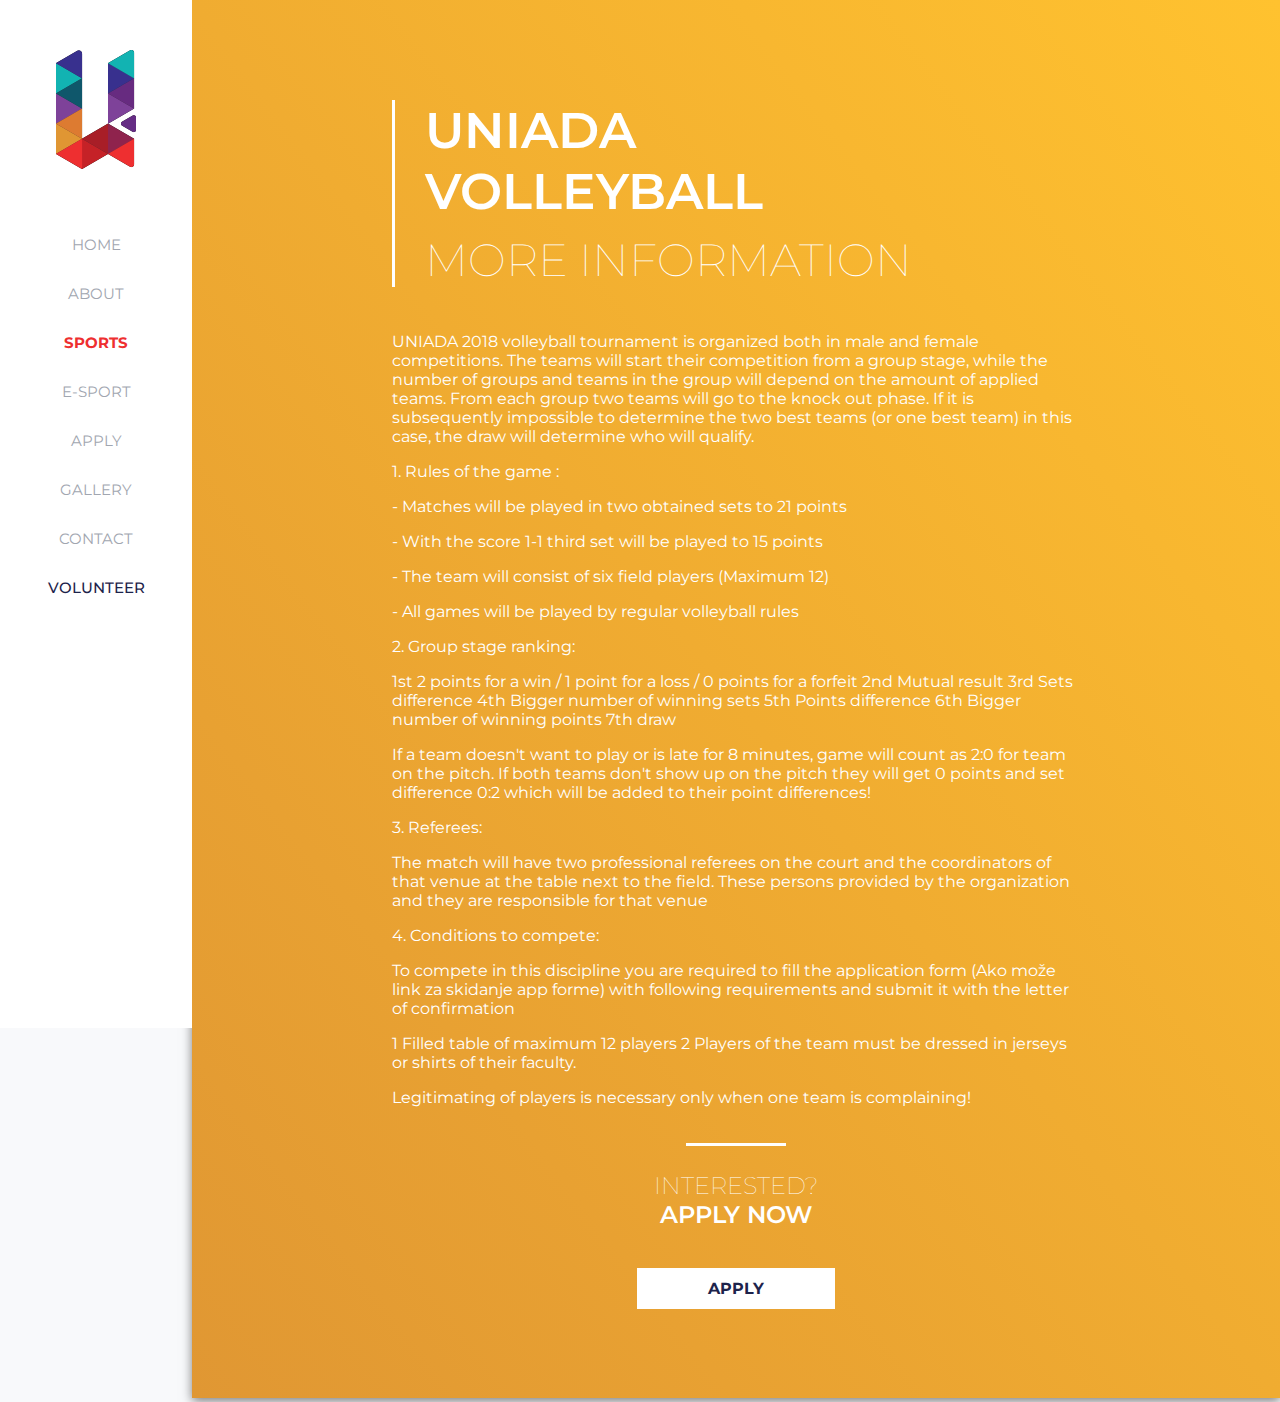
<file: volleyball.html>
<!DOCTYPE html>
<html>
  <head>
    <!-- Global site tag (gtag.js) - Google Analytics -->
    <script async src="https://www.googletagmanager.com/gtag/js?id=UA-97863180-2"></script>
    <script>
      window.dataLayer = window.dataLayer || [];
      function gtag(){dataLayer.push(arguments);}
      gtag('js', new Date());

      gtag('config', 'UA-97863180-2');
    </script>

    <meta charset="UTF-8">
    <title>UNIADA 2018 | International Student Sports Competition</title>
    <link rel="shortcut icon" type="image/png" href="img/FAVICON.png"/>
    <link rel="apple-touch-icon" sizes="76x76" href="img/FAVICON.png">
    <meta charset="UTF-8">
    <meta name="robots" content="index, follow">
    <meta name="viewport" content="width=device-width, initial-scale=1.0">
    <meta name="description"  content="International Student Sports Competition - UNIADA 2018 Belgrade Serbia, 22-25 October. Supported by the City of Belgrade." />
    <meta property="og:locale" content="en_US" />
    <meta property="og:type" content="website" />
    <meta property="og:title" content="Uniada" />
    <meta property="og:description" content="International Student Sports Competition - UNIADA 2018 Belgrade Serbia, 22-25 October. Supported by the City of Belgrade." />
    <meta property="og:url" content="http://uniada.org/" />
    <meta property="og:site_name" content="UNIADA 2017" />
    <meta property="og:image" content="http://milica-pavlovic.com//uniada3.0/img/LOGO_BOJA.png" />
    <meta name="twitter:card" content="summary" />
    <meta name="twitter:description" content="International Student Sports Competition - UNIADA 2018 Belgrade Serbia, 22-25 October. Supported by the City of Belgrade." />
    <meta name="twitter:title" content="Uniada" />
    <meta name="twitter:image" content="http://milica-pavlovic.com//uniada3.0/img/LOGO_BOJA.png" />

    <link rel="canonical" href="http://uniada.org/" />
    <link rel="stylesheet" href="css/main.css">
    <link href="https://fonts.googleapis.com/css?family=Montserrat:100,300,400,500,600,700,800,900" rel="stylesheet">
    <script src="https://ajax.googleapis.com/ajax/libs/jquery/3.3.1/jquery.min.js"></script>
  </head>
  <body>
      <div class="counter"></div>
      <div class="content-holder">
          <div id="burger-container">
            <div id="burger">
              <span>&nbsp;</span>
              <span>&nbsp;</span>
              <span>&nbsp;</span>
              <span>&nbsp;</span>
            </div>
          </div>
          <nav class="navigation">
            <ul>
              <li id="changinglogo">
                  <a href="index.php">
                    <img id="logo" src="img/LOGO_BELI.png" alt="white-logo" />
                  </a>
              </li>
              <li><a class="navigation__link inact" href="index.php#section1">HOME</a></li>
              <li><a class="navigation__link" href="index.php#section2">ABOUT</a></li>
              <li><a class="navigation__link sportact" href="index.php#section3">SPORTS</a></li>
              <li><a class="navigation__link" href="index.php#section4">E-SPORT</a></li>
              <li><a class="navigation__link" href="index.php#section5">APPLY</a></li>
              <li><a class="navigation__link" href="index.php#section6">GALLERY</a></li>
              <li><a class="navigation__link" href="index.php#section7">CONTACT</a></li>
              <li><a class="volunteer" href="volunteer.php">VOLUNTEER</a></li>
            </ul>
          </nav>
          <div class="section">
            <section class="page-section basketball" id="volleyball">
                <div class="about">
                    <div class="about__uniada">
                        <h1>UNIADA<BR />VOLLEYBALL</h1>
                        <p>MORE INFORMATION</p>
                    </div>
                    <div class="about_txt">

                      <p>UNIADA 2018 volleyball tournament is organized both in male and female competitions. The teams will
                    start their competition from a group stage, while the number of groups and teams in the group will
                    depend on the amount of applied teams. From each group two teams will go to the knock out phase. If it
                    is subsequently impossible to determine the two best teams (or one best team) in this case, the draw
                    will determine who will qualify.
                      </p>
                      <p>


                      1.	Rules of the game :
                      </p>
                      <p>
                        - Matches will be played in two obtained sets to 21 points
                      </p>
                      <p>
                        - With the score 1-1 third set will be played to 15 points
                      </p>
                      <p>
                        - The team will consist of six field players (Maximum 12)
                      </p>
                      <p>
                        - All games will be played by regular volleyball rules
                      </p>
                      <p>
                        2.	Group stage ranking:
                      </p>
                      <p>
                        1st    2 points for a win / 1 point for a loss / 0 points for a forfeit
                        2nd  Mutual result
                        3rd   Sets difference
                        4th   Bigger number of winning sets
                        5th   Points difference
                        6th   Bigger number of winning points
                        7th   draw
                      </p>


                      <p>
                        If a team doesn't want to play or is late for 8 minutes, game will count as 2:0 for team on the pitch. If both teams don't show up on the pitch they will get 0 points and set difference 0:2 which will be added to their point differences!

                      </p>
                      <p>

                        3.	Referees:
                      </p>
                      <p>
                        The match will have two professional referees on the court and the coordinators of that venue at the table next to the field. These persons provided by the organization and they are responsible for that venue

                      </p>
                      <p>
                        4.	Conditions to compete:
                      </p>
                      <p>
                        To compete in this discipline you are required to fill the application form (Ako može link za skidanje app forme) with following requirements and submit it with the letter of confirmation

                      </p>
                      <p>
                        1 Filled table of maximum 12 players
                         2 Players of the team must be dressed in jerseys or shirts of their faculty.
                      </p>


                      <p>

                      Legitimating of players is necessary only when one team is complaining!
                      </p>
                    </div>
                    <div class="countdown_head">
                        <div class="topborder"></div>
                        <h2>INTERESTED? <span><BR />APPLY NOW</span></h2>
                    </div>
                    <div class="singlesport_btn">
                        <a href="UNIADA 2018 - Application Form.docx" download><strong>APPLY</strong></a>
                    </div>

                </div>
            </section>

        </div>

    </div>
    <script src="js\index-singlesport.js"></script>


  </body>
</html>
</file>
<file: css/main.css>
body {
  font-family: 'Montserrat', sans-serif;
  background: #f8f9fb; }

html, body, ul, ol, li, form, fieldset, legend {
  margin: 0;
  padding: 0; }

h1, h2, h3, h4, h5, h6, p {
  margin-top: 0; }

fieldset, img {
  border: 0; }

li {
  list-style: none; }

.wrapper {
  width: 100%;
  max-width: 1200px;
  margin: 0 auto;
  padding: 0 20px;
  -webkit-box-sizing: border-box;
  box-sizing: border-box; }

/*logo nav bckground*/
/**/
/*content sections*/
/**/
/*gradients for sports sections*/
/*home*/
img.bringiton {
  width: 40%;
  position: absolute;
  top: 39%;
  left: 23%; }
  @media screen and (max-width: 1600px) and (min-width: 1200px) {
    img.bringiton {
      width: 45%;
      left: 20%; } }
  @media screen and (max-width: 1198px) and (min-width: 768px) {
    img.bringiton {
      width: 60%;
      left: 20%; } }
  @media screen and (max-width: 768px) {
    img.bringiton {
      width: 90%;
      top: 20%;
      left: 5%; } }

.hometxt {
  position: absolute;
  top: 64%;
  left: 21%; }
  .hometxt p {
    font-size: 17px; }
  .hometxt p:last-child {
    color: #ee2f30;
    font-weight: bold;
    font-size: 18px; }
  @media screen and (max-width: 768px) {
    .hometxt {
      top: 38%;
      left: 5%; } }

.smallborder {
  width: 100px;
  border-top: 4px solid white;
  position: absolute;
  top: 60%;
  left: 21%; }
  @media screen and (max-width: 768px) {
    .smallborder {
      top: 36%;
      left: 5%; } }

.divbtn a {
  position: absolute;
  top: 78%;
  left: 21%;
  color: white;
  text-decoration: none;
  text-align: center;
  padding: 10px 50px;
  border: 1px solid white; }
  .divbtn a:hover {
    background-color: #ee2f30;
    -webkit-transition: 1s;
    -o-transition: 1s;
    transition: 1s; }
  @media screen and (max-width: 768px) {
    .divbtn a {
      top: 65%;
      left: 4%;
      padding: 10px 30px; } }

.divbtn img {
  position: absolute;
  top: 78%;
  left: 36%;
  width: 150px;
  padding-top: 7px; }
  @media screen and (max-width: 1400px) {
    .divbtn img {
      left: 42%; } }
  @media screen and (max-width: 768px) {
    .divbtn img {
      top: 55%;
      left: 40%; } }
  @media screen and (max-width: 500px) {
    .divbtn img {
      display: none; } }

/***/
/*about*/
/*.pagesection{
  @include mQ(768px){
    padding:100px 100px;
  }
}*/
.about {
  /*timer*/
  /**/ }
  .about .about__uniada {
    border-left: 3px solid white;
    padding-left: 30px; }
    .about .about__uniada h1 {
      font-size: 50px;
      font-weight: 600;
      width: 40%;
      /*
       @include mQ(1200px){
         width: 60%;
       }*/ }
      @media screen and (max-width: 1600px) {
        .about .about__uniada h1 {
          width: 70%;
          margin-bottom: 10px; } }
      @media screen and (max-width: 768px) {
        .about .about__uniada h1 {
          font-size: 30px; } }
    .about .about__uniada p {
      font-size: 45px;
      font-weight: 100; }
      @media screen and (max-width: 768px) {
        .about .about__uniada p {
          font-size: 25px; } }
  .about .about_txt {
    padding-right: 200px; }
    @media screen and (max-width: 1500px) {
      .about .about_txt {
        padding-right: 0; } }
  .about .countdown_head {
    width: 50%;
    margin: 0 auto 50px;
    text-align: center;
    padding-top: 20px; }
    @media screen and (max-width: 1200px) {
      .about .countdown_head {
        margin: 50px auto; } }
    @media screen and (max-width: 768px) {
      .about .countdown_head {
        margin: 30px auto;
        width: 100%; } }
    .about .countdown_head .topborder {
      border-top: 3px solid white;
      width: 100px;
      text-align: center;
      margin-left: auto;
      margin-right: auto;
      padding-bottom: 25px; }
    .about .countdown_head h2 {
      font-weight: 100;
      width: 50%;
      margin-left: auto;
      margin-right: auto; }
      @media screen and (max-width: 1200px) and (min-width: 768px) {
        .about .countdown_head h2 {
          width: auto; } }
      .about .countdown_head h2 span {
        font-weight: 600; }
      .about .countdown_head h2 a {
        font-weight: 600; }
  .about .timer {
    width: 60%;
    display: -webkit-box;
    display: -ms-flexbox;
    display: flex;
    margin-left: 20%;
    -ms-flex-pack: distribute;
    justify-content: space-around; }
    @media screen and (max-width: 1400px) {
      .about .timer {
        width: 100%;
        margin: 0; } }
    @media screen and (max-width: 768px) {
      .about .timer {
        width: 96%;
        margin: auto; } }
    .about .timer .timer-part {
      font-size: 20px;
      width: 24%;
      padding: 40px 0;
      text-align: center;
      background-color: #efefef;
      color: #1d234b; }
      .about .timer .timer-part span {
        font-weight: bold;
        margin-top: 20px; }
      @media screen and (max-width: 768px) {
        .about .timer .timer-part {
          font-size: 13px;
          padding: 20px 0; } }

/**/
/*sports section*/
.sports {
  display: -webkit-box;
  display: -ms-flexbox;
  display: flex;
  -ms-flex-wrap: wrap;
  flex-wrap: wrap;
  left: 50px; }
  .sports .sportbox {
    position: relative;
    /*box-sizing: border-box;
        flex:0 0 33%;
        height:250px;
        display:flex;
        justify-content: center;
        align-items: center;*/ }
    .sports .sportbox .sportname {
      position: absolute;
      bottom: 42px;
      color: white;
      text-decoration: none;
      left: 45%; }
      @media screen and (max-width: 1600px) {
        .sports .sportbox .sportname {
          bottom: 22px; } }
      @media screen and (max-width: 768px) {
        .sports .sportbox .sportname {
          bottom: 10px; } }
    .sports .sportbox a {
      width: 100%;
      height: 100%; }
    .sports .sportbox img {
      position: absolute;
      top: 25%;
      left: 38%; }
  .sports #sport1 {
    width: 330px;
    height: 270px;
    -webkit-box-flex: 1;
    -ms-flex-positive: 1;
    flex-grow: 1;
    display: -webkit-box;
    display: -ms-flexbox;
    display: flex;
    -webkit-box-pack: center;
    -ms-flex-pack: center;
    justify-content: center;
    -webkit-box-align: center;
    -ms-flex-align: center;
    align-items: center; }
    @media screen and (max-width: 1400px) {
      .sports #sport1 {
        width: 260px;
        height: 250px; } }
    @media screen and (max-width: 768px) {
      .sports #sport1 {
        width: 200px;
        height: 200px; } }
    .sports #sport1 .borderforsport1 {
      padding-left: 20px;
      border-left: 2px solid #1d234b; }
      .sports #sport1 .borderforsport1 p {
        font-size: 21px;
        font-weight: 300;
        color: #1d234b;
        -webkit-box-flex: 1;
        -ms-flex: 1;
        flex: 1; }
  .sports #sport2 {
    background-image: -webkit-gradient(linear, left bottom, right top, from(#ee2f30), color-stop(#f23536), color-stop(#f73a3b), color-stop(#fb4041), to(#ff4546));
    background-image: -webkit-linear-gradient(left bottom, #ee2f30, #f23536, #f73a3b, #fb4041, #ff4546);
    background-image: -o-linear-gradient(left bottom, #ee2f30, #f23536, #f73a3b, #fb4041, #ff4546);
    background-image: linear-gradient(to right top, #ee2f30, #f23536, #f73a3b, #fb4041, #ff4546);
    width: 330px;
    height: 270px;
    -webkit-box-flex: 1;
    -ms-flex-positive: 1;
    flex-grow: 1;
    display: -webkit-box;
    display: -ms-flexbox;
    display: flex;
    -webkit-box-pack: center;
    -ms-flex-pack: center;
    justify-content: center;
    -webkit-box-align: center;
    -ms-flex-align: center;
    align-items: center; }
    @media screen and (max-width: 1400px) {
      .sports #sport2 {
        width: 260px;
        height: 250px; } }
    @media screen and (max-width: 768px) {
      .sports #sport2 {
        width: 200px;
        height: 200px; } }
  .sports #sport3 {
    width: 330px;
    height: 270px;
    -webkit-box-flex: 1;
    -ms-flex-positive: 1;
    flex-grow: 1;
    display: -webkit-box;
    display: -ms-flexbox;
    display: flex;
    -webkit-box-pack: center;
    -ms-flex-pack: center;
    justify-content: center;
    -webkit-box-align: center;
    -ms-flex-align: center;
    align-items: center;
    background-image: -webkit-gradient(linear, left bottom, right top, from(#7e429a), color-stop(#8643a6), color-stop(#8f44b1), color-stop(#9745bd), to(#a046c9));
    background-image: -webkit-linear-gradient(left bottom, #7e429a, #8643a6, #8f44b1, #9745bd, #a046c9);
    background-image: -o-linear-gradient(left bottom, #7e429a, #8643a6, #8f44b1, #9745bd, #a046c9);
    background-image: linear-gradient(to right top, #7e429a, #8643a6, #8f44b1, #9745bd, #a046c9); }
    @media screen and (max-width: 1400px) {
      .sports #sport3 {
        width: 260px;
        height: 250px; } }
    @media screen and (max-width: 768px) {
      .sports #sport3 {
        width: 200px;
        height: 200px; } }
  .sports #sport4 {
    width: 330px;
    height: 270px;
    -webkit-box-flex: 1;
    -ms-flex-positive: 1;
    flex-grow: 1;
    display: -webkit-box;
    display: -ms-flexbox;
    display: flex;
    -webkit-box-pack: center;
    -ms-flex-pack: center;
    justify-content: center;
    -webkit-box-align: center;
    -ms-flex-align: center;
    align-items: center;
    background-image: -webkit-gradient(linear, left bottom, right top, from(#12b4b3), color-stop(#12bebd), color-stop(#12c7c6), color-stop(#12d1d0), to(#11dbda));
    background-image: -webkit-linear-gradient(left bottom, #12b4b3, #12bebd, #12c7c6, #12d1d0, #11dbda);
    background-image: -o-linear-gradient(left bottom, #12b4b3, #12bebd, #12c7c6, #12d1d0, #11dbda);
    background-image: linear-gradient(to right top, #12b4b3, #12bebd, #12c7c6, #12d1d0, #11dbda); }
    @media screen and (max-width: 1400px) {
      .sports #sport4 {
        width: 260px;
        height: 250px; } }
    @media screen and (max-width: 768px) {
      .sports #sport4 {
        width: 200px;
        height: 200px; } }
  .sports #sport5 {
    width: 330px;
    height: 270px;
    -webkit-box-flex: 1;
    -ms-flex-positive: 1;
    flex-grow: 1;
    display: -webkit-box;
    display: -ms-flexbox;
    display: flex;
    -webkit-box-pack: center;
    -ms-flex-pack: center;
    justify-content: center;
    -webkit-box-align: center;
    -ms-flex-align: center;
    align-items: center;
    background-image: -webkit-gradient(linear, left bottom, right top, from(#e09733), color-stop(#e8a132), color-stop(#f0ac31), color-stop(#f8b730), to(#ffc22f));
    background-image: -webkit-linear-gradient(left bottom, #e09733, #e8a132, #f0ac31, #f8b730, #ffc22f);
    background-image: -o-linear-gradient(left bottom, #e09733, #e8a132, #f0ac31, #f8b730, #ffc22f);
    background-image: linear-gradient(to right top, #e09733, #e8a132, #f0ac31, #f8b730, #ffc22f); }
    @media screen and (max-width: 1400px) {
      .sports #sport5 {
        width: 260px;
        height: 250px; } }
    @media screen and (max-width: 768px) {
      .sports #sport5 {
        width: 200px;
        height: 200px; } }
  .sports #sport6 {
    width: 330px;
    height: 270px;
    -webkit-box-flex: 1;
    -ms-flex-positive: 1;
    flex-grow: 1;
    display: -webkit-box;
    display: -ms-flexbox;
    display: flex;
    -webkit-box-pack: center;
    -ms-flex-pack: center;
    justify-content: center;
    -webkit-box-align: center;
    -ms-flex-align: center;
    align-items: center; }
    @media screen and (max-width: 1400px) {
      .sports #sport6 {
        width: 260px;
        height: 250px; } }
    @media screen and (max-width: 768px) {
      .sports #sport6 {
        width: 200px;
        height: 200px; } }
    .sports #sport6 .txtforsport6 {
      text-align: center; }
      .sports #sport6 .txtforsport6 p {
        color: #1d234b;
        font-size: 21px;
        font-weight: 300;
        text-align: center;
        padding: 0 15px; }
      .sports #sport6 .txtforsport6 a {
        border: 1px solid #1d234b;
        color: #1d234b;
        padding: 10px 20px;
        text-decoration: none; }
        .sports #sport6 .txtforsport6 a:hover {
          color: white;
          border: white;
          background-color: #1d234b;
          -webkit-transition: 1s;
          -o-transition: 1s;
          transition: 1s; }

/**/
/*control active state in nav without js*/
.sportact {
  color: #ee2f30 !important;
  font-weight: bold !important; }

.inact {
  color: #a1a6b0 !important;
  font-weight: normal !important; }

/**/
.basketball .about .singlesport_btn {
  width: 50%;
  margin: auto;
  text-align: center; }
  .basketball .about .singlesport_btn a {
    color: #1d234b;
    background-color: white;
    text-decoration: none;
    text-align: center;
    padding: 10px 70px;
    border: 1px solid white; }

#basketball {
  background-image: -webkit-gradient(linear, left bottom, right top, from(#ee2f30), color-stop(#f23536), color-stop(#f73a3b), color-stop(#fb4041), to(#ff4546));
  background-image: -webkit-linear-gradient(left bottom, #ee2f30, #f23536, #f73a3b, #fb4041, #ff4546);
  background-image: -o-linear-gradient(left bottom, #ee2f30, #f23536, #f73a3b, #fb4041, #ff4546);
  background-image: linear-gradient(to right top, #ee2f30, #f23536, #f73a3b, #fb4041, #ff4546);
  width: 100%;
  height: 100vh;
  color: white;
  -webkit-box-shadow: 0px 3px 10px 0px rgba(0, 0, 0, 0.5);
  box-shadow: 0px 3px 10px 0px rgba(0, 0, 0, 0.5);
  padding: 100px 200px;
  -webkit-box-sizing: border-box;
  box-sizing: border-box;
  height: auto; }
  @media screen and (max-width: 1600px) {
    #basketball {
      padding: 50px 100px; } }
  @media screen and (max-width: 1200px) {
    #basketball {
      padding: 50px 30px; } }

#handball {
  background-image: -webkit-gradient(linear, left bottom, right top, from(#7e429a), color-stop(#8643a6), color-stop(#8f44b1), color-stop(#9745bd), to(#a046c9));
  background-image: -webkit-linear-gradient(left bottom, #7e429a, #8643a6, #8f44b1, #9745bd, #a046c9);
  background-image: -o-linear-gradient(left bottom, #7e429a, #8643a6, #8f44b1, #9745bd, #a046c9);
  background-image: linear-gradient(to right top, #7e429a, #8643a6, #8f44b1, #9745bd, #a046c9);
  width: 100%;
  height: 100vh;
  color: white;
  -webkit-box-shadow: 0px 3px 10px 0px rgba(0, 0, 0, 0.5);
  box-shadow: 0px 3px 10px 0px rgba(0, 0, 0, 0.5);
  padding: 100px 200px;
  -webkit-box-sizing: border-box;
  box-sizing: border-box;
  height: auto; }
  @media screen and (max-width: 1600px) {
    #handball {
      padding: 50px 100px; } }
  @media screen and (max-width: 1200px) {
    #handball {
      padding: 50px 30px; } }

#futsal {
  background-image: -webkit-gradient(linear, left bottom, right top, from(#12b4b3), color-stop(#12bebd), color-stop(#12c7c6), color-stop(#12d1d0), to(#11dbda));
  background-image: -webkit-linear-gradient(left bottom, #12b4b3, #12bebd, #12c7c6, #12d1d0, #11dbda);
  background-image: -o-linear-gradient(left bottom, #12b4b3, #12bebd, #12c7c6, #12d1d0, #11dbda);
  background-image: linear-gradient(to right top, #12b4b3, #12bebd, #12c7c6, #12d1d0, #11dbda);
  width: 100%;
  height: 100vh;
  color: white;
  -webkit-box-shadow: 0px 3px 10px 0px rgba(0, 0, 0, 0.5);
  box-shadow: 0px 3px 10px 0px rgba(0, 0, 0, 0.5);
  padding: 100px 200px;
  -webkit-box-sizing: border-box;
  box-sizing: border-box;
  height: auto; }
  @media screen and (max-width: 1600px) {
    #futsal {
      padding: 50px 100px; } }
  @media screen and (max-width: 1200px) {
    #futsal {
      padding: 50px 30px; } }

#volleyball {
  background-image: -webkit-gradient(linear, left bottom, right top, from(#e09733), color-stop(#e8a132), color-stop(#f0ac31), color-stop(#f8b730), to(#ffc22f));
  background-image: -webkit-linear-gradient(left bottom, #e09733, #e8a132, #f0ac31, #f8b730, #ffc22f);
  background-image: -o-linear-gradient(left bottom, #e09733, #e8a132, #f0ac31, #f8b730, #ffc22f);
  background-image: linear-gradient(to right top, #e09733, #e8a132, #f0ac31, #f8b730, #ffc22f);
  height: auto;
  color: white;
  -webkit-box-shadow: 0px 3px 10px 0px rgba(0, 0, 0, 0.5);
  box-shadow: 0px 3px 10px 0px rgba(0, 0, 0, 0.5);
  padding: 100px 200px; }

/*E SPORTS*/
#dota2 {
  background-image: url("../img/DOTA2.jpg");
  background-size: cover;
  width: 100%;
  height: 100vh;
  color: white;
  -webkit-box-shadow: 0px 3px 10px 0px rgba(0, 0, 0, 0.5);
  box-shadow: 0px 3px 10px 0px rgba(0, 0, 0, 0.5);
  padding: 100px 200px;
  -webkit-box-sizing: border-box;
  box-sizing: border-box;
  height: 100vh; }
  @media screen and (max-width: 1600px) {
    #dota2 {
      padding: 50px 100px; } }
  @media screen and (max-width: 1200px) {
    #dota2 {
      padding: 50px 30px; } }

#cs {
  background-image: url("../img/CSGO.jpg");
  background-size: cover;
  width: 100%;
  height: 100vh;
  color: white;
  -webkit-box-shadow: 0px 3px 10px 0px rgba(0, 0, 0, 0.5);
  box-shadow: 0px 3px 10px 0px rgba(0, 0, 0, 0.5);
  padding: 100px 200px;
  -webkit-box-sizing: border-box;
  box-sizing: border-box;
  height: 100vh; }
  @media screen and (max-width: 1600px) {
    #cs {
      padding: 50px 100px; } }
  @media screen and (max-width: 1200px) {
    #cs {
      padding: 50px 30px; } }

#lol {
  background-image: url("../img/LOL.jpg");
  background-size: cover;
  width: 100%;
  height: 100vh;
  color: white;
  -webkit-box-shadow: 0px 3px 10px 0px rgba(0, 0, 0, 0.5);
  box-shadow: 0px 3px 10px 0px rgba(0, 0, 0, 0.5);
  padding: 100px 200px;
  -webkit-box-sizing: border-box;
  box-sizing: border-box;
  height: 100vh; }
  @media screen and (max-width: 1600px) {
    #lol {
      padding: 50px 100px; } }
  @media screen and (max-width: 1200px) {
    #lol {
      padding: 50px 30px; } }

#how-to-apply {
  background-color: #e8edfb;
  width: 100%;
  height: 100vh;
  color: white;
  -webkit-box-shadow: 0px 3px 10px 0px rgba(0, 0, 0, 0.5);
  box-shadow: 0px 3px 10px 0px rgba(0, 0, 0, 0.5);
  padding: 100px 200px;
  -webkit-box-sizing: border-box;
  box-sizing: border-box;
  height: auto; }
  @media screen and (max-width: 1600px) {
    #how-to-apply {
      padding: 50px 100px; } }
  @media screen and (max-width: 1200px) {
    #how-to-apply {
      padding: 50px 30px; } }

.esport .esport_head {
  border-left: 3px solid black;
  color: black;
  padding-left: 30px; }
  .esport .esport_head h1 {
    font-size: 50px;
    font-weight: 600;
    width: 40%;
    /*
       @include mQ(1200px){
         width: 60%;
       }*/ }
    @media screen and (max-width: 1600px) {
      .esport .esport_head h1 {
        width: 70%;
        margin-bottom: 10px; } }
    @media screen and (max-width: 768px) {
      .esport .esport_head h1 {
        font-size: 30px; } }
  .esport .esport_head p {
    font-size: 45px;
    font-weight: 100; }
    @media screen and (max-width: 768px) {
      .esport .esport_head p {
        font-size: 25px; } }
  .esport .esport_head p {
    width: 68%; }

.esport .esport_txt {
  color: black;
  padding-right: 500px; }
  @media screen and (max-width: 1200px) {
    .esport .esport_txt {
      padding-right: 230px; } }
  @media screen and (max-width: 768px) {
    .esport .esport_txt {
      padding-right: 50px; } }

.esport .esport_icons {
  margin: 35px 0 30px; }
  .esport .esport_icons img {
    padding: 0 25px; }
    @media screen and (max-width: 768px) {
      .esport .esport_icons img {
        width: 60px;
        padding: 0 5px; } }

.esport .esportbtn {
  color: black;
  padding: 10px 30px;
  border: 1px solid black;
  margin-bottom: 15px;
  text-decoration: none;
  font-weight: bold; }
  .esport .esportbtn:hover {
    color: black;
    background-color: white;
    -webkit-transition: 1s;
    -o-transition: 1s;
    transition: 1s;
    border: 1px solid black; }

/*apply section*/
.application .window {
  overflow: hidden;
  text-align: center; }
  .application .window .drzac {
    width: 300%;
    overflow: hidden; }
    .application .window .drzac .biggerw {
      width: 33%;
      float: left;
      display: block;
      padding: 0;
      /* margin-top: 50px; */
      height: 200px; }
      .application .window .drzac .biggerw .uniadaexperience {
        overflow: hidden;
        margin-bottom: 50px; }
        .application .window .drzac .biggerw .uniadaexperience .experienceh {
          width: 100%;
          letter-spacing: 10px;
          font-weight: bold; }
          @media screen and (max-width: 768px) {
            .application .window .drzac .biggerw .uniadaexperience .experienceh {
              width: 100%;
              margin-left: 0; } }
        .application .window .drzac .biggerw .uniadaexperience .experiencetxt {
          width: 100%; }
          @media screen and (max-width: 768px) {
            .application .window .drzac .biggerw .uniadaexperience .experiencetxt {
              width: 100%;
              float: none; } }
          .application .window .drzac .biggerw .uniadaexperience .experiencetxt .experiencetxtp {
            font-style: italic; }
          .application .window .drzac .biggerw .uniadaexperience .experiencetxt .experiencesignature {
            text-align: center;
            font-style: italic;
            font-size: 12px; }
        .application .window .drzac .biggerw .uniadaexperience .dividerexperience {
          width: 10%;
          margin-left: 45%;
          border-top: 2px solid white;
          text-align: center;
          padding-top: 15px; }
          @media screen and (max-width: 768px) {
            .application .window .drzac .biggerw .uniadaexperience .dividerexperience {
              margin-left: 45%; } }
  .application .window .fixedcontrols {
    text-align: center; }
    .application .window .fixedcontrols span {
      width: 9px;
      height: 9px;
      background: white;
      border: 2px solid transparent;
      border-radius: 50%;
      display: inline-block;
      cursor: pointer;
      -webkit-transition: all 0.3s;
      -o-transition: all 0.3s;
      transition: all 0.3s; }
    .application .window .fixedcontrols img {
      width: 50px; }

.application h1 {
  width: 72%;
  margin-left: auto;
  margin-right: auto;
  font-size: 80px;
  text-align: center;
  font-weight: 900;
  margin-top: 50px; }
  @media screen and (max-width: 1400px) {
    .application h1 {
      font-size: 60px;
      line-height: 60px; } }
  @media screen and (max-width: 768px) {
    .application h1 {
      font-size: 30px;
      line-height: 40px;
      width: 100%; } }

.application .apply_txt {
  /*padding-right: 200px;*/
  text-align: center; }
  @media screen and (max-width: 1400px) {
    .application .apply_txt {
      padding-right: 0; } }
  .application .apply_txt h2 {
    font-size: 30px;
    font-weight: 500; }
    @media screen and (max-width: 768px) {
      .application .apply_txt h2 {
        font-size: 28px; } }

.application .apply_btns {
  text-align: center;
  margin-top: 51px; }
  .application .apply_btns a {
    color: white;
    text-decoration: none;
    border: 1px solid white;
    padding: 10px 30px;
    margin-right: 30px; }
    @media screen and (max-width: 1100px) and (min-width: 768px) {
      .application .apply_btns a {
        width: 50%;
        display: block;
        margin-bottom: 20px; } }
    @media screen and (max-width: 768px) {
      .application .apply_btns a {
        line-height: 20px;
        display: block;
        font-size: 14px;
        margin: 0 30px 15px 30px; } }
    .application .apply_btns a:hover {
      background-color: white;
      color: #12b4b3;
      -webkit-transition: 1s;
      -o-transition: 1s;
      transition: 1s; }

/**/
/*contact section*/
.contact {
  width: 80%;
  margin-left: 10%; }
  @media screen and (max-width: 1400px) {
    .contact {
      width: 90%;
      margin-left: 5%; } }
  @media screen and (max-width: 768px) {
    .contact {
      width: 100%;
      margin: 0;
      padding: 0; } }
  .contact .contact_head {
    width: 50%;
    margin: 0 auto;
    text-align: center;
    padding-top: 20px; }
    @media screen and (max-width: 1400px) {
      .contact .contact_head {
        width: auto; } }
    @media screen and (max-width: 768px) {
      .contact .contact_head {
        width: 100%;
        margin: 20px auto; } }
    .contact .contact_head .topborder {
      border-top: 3px solid white;
      width: 100px;
      text-align: center;
      margin-left: auto;
      margin-right: auto;
      padding-bottom: 25px; }
    .contact .contact_head h1 {
      margin: 0; }
    .contact .contact_head p {
      font-size: 20px;
      font-weight: 300;
      padding-top: 5px; }
  .contact .contact_info {
    width: 100%;
    display: inline-block;
    text-align: center; }
    .contact .contact_info .singlecontactbox {
      /*  flex:1 1 0;*/
      margin: 25px 50px;
      display: inline-block;
      vertical-align: top;
      min-width: 160px;
      /*  .imgbox{
        width: 150px;
        height: 150px;
        background-color: #efefef;
        line-height: 12;
      }*/ }
      @media screen and (max-width: 1400px) {
        .contact .contact_info .singlecontactbox {
          margin: 10px; } }
      @media screen and (max-width: 768px) {
        .contact .contact_info .singlecontactbox {
          margin: 5px; } }
      .contact .contact_info .singlecontactbox a {
        color: white;
        padding: 30px 0;
        margin-top: 50px;
        text-decoration: none; }
        @media screen and (max-width: 768px) {
          .contact .contact_info .singlecontactbox a {
            font-size: 12px; } }
      @media screen and (max-width: 1400px) {
        .contact .contact_info .singlecontactbox img {
          width: 21%;
          height: 30px; } }
      @media screen and (max-width: 768px) {
        .contact .contact_info .singlecontactbox img {
          width: 15%; } }
      @media screen and (max-width: 768px) {
        .contact .contact_info .singlecontactbox p {
          font-size: 12px; } }

/**/
#volunteer {
  background-color: #1d234b;
  width: 100%;
  height: 100vh;
  color: white;
  -webkit-box-shadow: 0px 3px 10px 0px rgba(0, 0, 0, 0.5);
  box-shadow: 0px 3px 10px 0px rgba(0, 0, 0, 0.5);
  padding: 100px 200px;
  -webkit-box-sizing: border-box;
  box-sizing: border-box;
  height: 100vh;
  padding: 70px 200px 0 !important; }
  @media screen and (max-width: 1600px) {
    #volunteer {
      padding: 50px 100px; } }
  @media screen and (max-width: 1200px) {
    #volunteer {
      padding: 50px 30px; } }
  @media screen and (max-width: 1024px) {
    #volunteer {
      padding: 100px 0 !important; } }

.volunteer .about {
  overflow: hidden; }
  .volunteer .about form {
    text-align: center; }
    .volunteer .about form input {
      display: block;
      text-align: center;
      width: 50%;
      margin-left: auto;
      margin-right: auto;
      padding: 10px;
      border: 0;
      margin-bottom: 30px;
      color: #1d234b; }
      @media screen and (max-width: 768px) {
        .volunteer .about form input {
          width: 70%; } }
      .volunteer .about form input:-moz-placeholder {
        text-align: left; }
    .volunteer .about form select {
      display: block;
      text-align: center;
      width: 52%;
      margin-left: auto;
      margin-right: auto;
      padding: 10px;
      border: 0;
      margin-bottom: 30px;
      color: #1d234b; }
      @media screen and (max-width: 768px) {
        .volunteer .about form select {
          width: 78%; } }
    .volunteer .about form textarea {
      display: block;
      text-align: center;
      width: 50%;
      margin-left: auto;
      margin-right: auto;
      padding: 10px;
      border: 0;
      margin-bottom: 30px;
      color: #1d234b; }
      @media screen and (max-width: 768px) {
        .volunteer .about form textarea {
          width: 70%; } }
    .volunteer .about form .g-recaptcha {
      width: 52%;
      margin-left: auto;
      margin-right: auto; }
      @media screen and (max-width: 408px) {
        .volunteer .about form .g-recaptcha {
          width: 100%; } }
    .volunteer .about form button {
      margin-top: 10px;
      padding: 10px 50px;
      border: 0;
      color: #1d234b;
      float: left;
      margin-left: 24%; }
      .volunteer .about form button:hover {
        background-color: #1d234b;
        border: 1px solid white;
        -webkit-transition: 1s;
        -o-transition: 1s;
        transition: 1s;
        color: white; }
  .volunteer .about .volunteerimg {
    float: right;
    position: absolute;
    bottom: 10px;
    right: 10px; }
    @media screen and (max-width: 1024px) {
      .volunteer .about .volunteerimg {
        width: 80%; } }

.gallery .gallery_btns {
  width: 50%;
  margin-left: 25%;
  margin-right: 25%;
  display: inline-block;
  text-align: center; }
  @media screen and (max-width: 768px) {
    .gallery .gallery_btns {
      width: 80%;
      margin-left: 10%;
      margin-right: 10%; } }
  .gallery .gallery_btns p {
    color: #12b4b3;
    border: 1px solid #12b4b3;
    display: inline-block;
    padding: 10px 30px;
    cursor: pointer; }
    .gallery .gallery_btns p:hover {
      background-color: #12b4b3;
      color: white;
      -webkit-transition: 1s;
      -o-transition: 1s;
      transition: 1s; }

.gallery .gallery_content p:first-child {
  color: #12b4b3;
  font-weight: 600;
  font-size: 25px;
  margin-top: 40px;
  margin-bottom: 0; }

.gallery .gallery_content p:nth-child(2) {
  color: #12b4b3;
  margin-bottom: 60px;
  margin-top: 0; }

.gallery .gallery_content iframe {
  width: 100%;
  height: 400px; }

.gallery #images {
  width: 80%;
  margin-left: 10%;
  margin-right: 10%;
  text-align: center; }

.gallery #video {
  display: none;
  width: 70%;
  margin-left: 15%;
  margin-right: 15%;
  text-align: center; }

.gallery .sponsors {
  width: 90%;
  margin-top: 50px;
  margin-left: auto;
  margin-right: auto; }
  .gallery .sponsors .window {
    overflow: hidden;
    text-align: center; }
    .gallery .sponsors .window .drzac {
      width: 300%;
      overflow: hidden; }
      .gallery .sponsors .window .drzac .biggerw {
        width: 31%;
        float: left;
        display: block;
        padding: 25px 0 0px 2%;
        height: 113px; }
        @media screen and (max-width: 1024px) {
          .gallery .sponsors .window .drzac .biggerw {
            height: auto; } }
        .gallery .sponsors .window .drzac .biggerw img {
          display: inline-block;
          padding: 10px;
          filter: gray;
          /* IE6-9 */
          -webkit-filter: grayscale(100%);
          /* Chrome 19+ & Safari 6+ */
          -webkit-transition: all .6s ease;
          /* Fade to color for Chrome and Safari */
          -webkit-backface-visibility: hidden;
          /* Fix for transition flickering */ }
          .gallery .sponsors .window .drzac .biggerw img:hover {
            filter: none;
            -webkit-filter: grayscale(0%); }
    .gallery .sponsors .window .fixedcontrols {
      text-align: center; }
      .gallery .sponsors .window .fixedcontrols span {
        width: 9px;
        height: 9px;
        background: #434343;
        border: 2px solid transparent;
        display: inline-block;
        cursor: pointer;
        -webkit-transition: all 0.3s;
        -o-transition: all 0.3s;
        transition: all 0.3s; }
      .gallery .sponsors .window .fixedcontrols img {
        width: 50px; }

/*
	.biggerw_volonteri {
		float: left;
		width: 50%;
		/*display: none;*/
/*padding: 25px 5% 25px 0;
		text-align:left;
	}*/
/*
	.prikaz{
		display:block;
	}*/
.container {
  max-width: 100%; }

.gallery-slider {
  position: relative;
  overflow: hidden; }
  .gallery-slider__images {
    position: relative; }
    .gallery-slider__images .item {
      padding: 0; }
      .gallery-slider__images .item .img-fill {
        text-align: center;
        padding: 10px;
        height: 200px; }
        @media screen and (min-width: 576px) {
          .gallery-slider__images .item .img-fill {
            height: 300px; } }
        @media screen and (min-width: 720px) {
          .gallery-slider__images .item .img-fill {
            height: 350px; } }
        .gallery-slider__images .item .img-fill img {
          display: inline-block;
          position: relative;
          max-width: 100%;
          max-height: 100%;
          top: 50%;
          -webkit-transform: translateY(-50%);
          -ms-transform: translateY(-50%);
          transform: translateY(-50%); }
    .gallery-slider__images .next-arrow, .gallery-slider__images .prev-arrow {
      position: absolute;
      top: 50%;
      -webkit-transform: translateY(-50%);
      -ms-transform: translateY(-50%);
      transform: translateY(-50%);
      width: 47px;
      height: 47px;
      border-radius: 50%;
      background: rgba(0, 0, 0, 0.7);
      border: 0 none;
      text-align: center;
      color: #FFF;
      z-index: 5;
      opacity: 0;
      -webkit-transition: all 0.5s;
      -o-transition: all 0.5s;
      transition: all 0.5s;
      outline: 0; }
      .gallery-slider__images .next-arrow svg, .gallery-slider__images .prev-arrow svg {
        top: 4px; }
    .gallery-slider__images .next-arrow {
      right: 25px; }
    .gallery-slider__images .prev-arrow {
      left: 25px; }
    .gallery-slider__images:hover .next-arrow, .gallery-slider__images:hover .prev-arrow {
      opacity: 1; }
    .gallery-slider__images .caption {
      width: 100%;
      position: relative;
      text-align: center;
      display: block;
      opacity: 1;
      -webkit-transition: opacity 0.15s;
      -o-transition: opacity 0.15s;
      transition: opacity 0.15s; }
      .gallery-slider__images .caption.hide {
        opacity: 0; }
  .gallery-slider__thumbnails {
    position: relative;
    top: auto;
    left: 0px;
    width: 100%;
    z-index: 4;
    -webkit-transition: all 0.8s;
    -o-transition: all 0.8s;
    transition: all 0.8s;
    margin: 0;
    /*	padding: 13px 0;*/ }
    .gallery-slider__thumbnails:before, .gallery-slider__thumbnails:after {
      content: '';
      display: block;
      width: 100px;
      height: 100%;
      position: absolute;
      top: 0;
      z-index: 10;
      pointer-events: none; }
    .gallery-slider__thumbnails:before {
      left: 0;
      background: -webkit-gradient(linear, left top, right top, from(#e6e6e6), to(rgba(230, 230, 230, 0)));
      background: -webkit-linear-gradient(left, #e6e6e6 0%, rgba(230, 230, 230, 0) 100%);
      background: -o-linear-gradient(left, #e6e6e6 0%, rgba(230, 230, 230, 0) 100%);
      background: linear-gradient(to right, #e6e6e6 0%, rgba(230, 230, 230, 0) 100%); }
    .gallery-slider__thumbnails:after {
      right: 0;
      background: -webkit-gradient(linear, left top, right top, from(rgba(230, 230, 230, 0)), to(#e6e6e6));
      background: -webkit-linear-gradient(left, rgba(230, 230, 230, 0) 0%, #e6e6e6 100%);
      background: -o-linear-gradient(left, rgba(230, 230, 230, 0) 0%, #e6e6e6 100%);
      background: linear-gradient(to right, rgba(230, 230, 230, 0) 0%, #e6e6e6 100%); }
    .gallery-slider__thumbnails .item .img-fill {
      height: 70px;
      background: white;
      cursor: pointer;
      border: 5px solid white;
      text-align: center; }
      .gallery-slider__thumbnails .item .img-fill img {
        opacity: 0.5;
        -webkit-transition: all 0.5s;
        -o-transition: all 0.5s;
        transition: all 0.5s;
        display: inline-block;
        position: relative;
        max-width: 100%;
        max-height: 100%;
        top: 50%;
        -webkit-transform: translateY(-50%);
        -ms-transform: translateY(-50%);
        transform: translateY(-50%); }
    .gallery-slider__thumbnails .item:hover .img-fill img {
      opacity: 1; }
    .gallery-slider__thumbnails .item.slick-center img {
      opacity: 1; }
    .gallery-slider__thumbnails .next-arrow, .gallery-slider__thumbnails .prev-arrow {
      position: absolute;
      width: 40px;
      height: 40px;
      top: 41px;
      -webkit-transform: translateY(-50%);
      -ms-transform: translateY(-50%);
      transform: translateY(-50%);
      background: rgba(0, 0, 0, 0.6);
      color: #FFF;
      border: 0 none;
      z-index: 15; }
      .gallery-slider__thumbnails .next-arrow svg, .gallery-slider__thumbnails .prev-arrow svg {
        top: 2px; }
    .gallery-slider__thumbnails .next-arrow {
      right: 0px; }
    .gallery-slider__thumbnails .prev-arrow {
      left: 0px; }
  .gallery-slider .next-arrow, .gallery-slider .prev-arrow {
    cursor: pointer; }
    .gallery-slider .next-arrow svg, .gallery-slider .prev-arrow svg {
      width: 18px;
      height: 18px;
      position: relative; }
  .gallery-slider .img-fill {
    width: 100%;
    display: block;
    overflow: hidden;
    position: relative;
    text-align: center; }
  .gallery-slider .slick-slider {
    margin: 0 -7.5px;
    padding: 0 !important; }
  .gallery-slider .slick-slide {
    float: left;
    padding: 0 7.5px;
    outline: none; }

#how-to-apply .about .howtoapply_logo {
  width: 80%;
  margin-left: auto;
  margin-right: auto;
  text-align: center;
  margin-bottom: 100px; }
  @media screen and (max-width: 500px) {
    #how-to-apply .about .howtoapply_logo {
      width: 100%;
      margin-bottom: 30px; } }
  #how-to-apply .about .howtoapply_logo img {
    text-align: center; }
    @media screen and (max-width: 500px) {
      #how-to-apply .about .howtoapply_logo img {
        width: 100%; } }

#how-to-apply .about .howtoapply_holder {
  width: 80%;
  margin-left: auto;
  margin-right: auto;
  text-align: center;
  overflow: hidden; }
  @media screen and (max-width: 1600px) {
    #how-to-apply .about .howtoapply_holder {
      width: 100%; } }
  #how-to-apply .about .howtoapply_holder .onehowtoapply {
    float: left;
    width: 20%;
    -webkit-box-sizing: border-box;
    box-sizing: border-box;
    text-align: right;
    color: black; }
    @media screen and (max-width: 1600px) {
      #how-to-apply .about .howtoapply_holder .onehowtoapply img {
        width: 70%;
        text-align: right;
        float: right; } }
    #how-to-apply .about .howtoapply_holder .onehowtoapply h2 {
      font-weight: bold;
      font-size: 16px;
      margin: 10px 0; }
      @media screen and (max-width: 1000px) {
        #how-to-apply .about .howtoapply_holder .onehowtoapply h2 {
          float: right;
          width: 100%;
          font-size: 13px; } }
    #how-to-apply .about .howtoapply_holder .onehowtoapply p {
      font-size: 12px; }
    #how-to-apply .about .howtoapply_holder .onehowtoapply .confirmborder {
      border-right: 2px solid #f0ac31;
      padding-right: 10px; }
    #how-to-apply .about .howtoapply_holder .onehowtoapply .paymentborder {
      border-right: 2px solid #8000ff;
      padding-right: 10px; }
    #how-to-apply .about .howtoapply_holder .onehowtoapply .applyborder {
      border-right: 2px solid #ff3333;
      padding-right: 10px; }
    #how-to-apply .about .howtoapply_holder .onehowtoapply .applicationborder {
      border-right: 2px solid #12b4b3;
      padding-right: 10px; }
    #how-to-apply .about .howtoapply_holder .onehowtoapply .welcomeborder {
      border-right: 2px solid #1d234b;
      padding-right: 10px; }
  @media screen and (max-width: 500px) {
    #how-to-apply .about .howtoapply_holder .textw {
      width: 100%; } }

#how-to-apply .about .countdown_head .topborder {
  border-top: 3px solid #1d234b;
  width: 100px;
  text-align: center;
  margin-left: auto;
  margin-right: auto;
  padding-bottom: 25px; }

#how-to-apply .about .countdown_head h2 {
  color: #1d234b; }

#how-to-apply .about .singlesport_btn a {
  color: white;
  background-color: #1d234b;
  text-decoration: none;
  text-align: center;
  padding: 10px 70px;
  border: 1px solid white; }

/*NAVIGATION and content-right*/
.back-to-top {
  position: fixed;
  right: 2%;
  bottom: -7.5%;
  height: 15px;
  width: 40px;
  padding: 3px 5px;
  font-size: 10px;
  font-weight: bold;
  color: transparent;
  opacity: 0.5;
  z-index: 3;
  visibility: hidden;
  text-align: center;
  text-decoration: none;
  text-transform: uppercase;
  -webkit-transition: all 0.25s ease-in-out;
  -o-transition: all 0.25s ease-in-out;
  transition: all 0.25s ease-in-out; }
  .back-to-top:hover, .back-to-top:focus {
    opacity: 1;
    text-decoration: none; }
  .back-to-top:focus {
    outline: thin dotted; }

.show-back-to-top {
  display: block;
  bottom: 5.25%;
  visibility: visible; }

.counter {
  height: 5px;
  background: -webkit-gradient(linear, left bottom, right top, from(#e09733), color-stop(#e8a132), color-stop(#f0ac31), color-stop(#f8b730), to(#ffc22f));
  background: -webkit-linear-gradient(left bottom, #e09733, #e8a132, #f0ac31, #f8b730, #ffc22f);
  background: -o-linear-gradient(left bottom, #e09733, #e8a132, #f0ac31, #f8b730, #ffc22f);
  background: linear-gradient(to right top, #e09733, #e8a132, #f0ac31, #f8b730, #ffc22f);
  position: fixed;
  top: 0;
  z-index: 1; }

.content-holder {
  width: 100%;
  height: auto;
  display: inline-block; }
  .content-holder #burger-container {
    display: none; }
    @media screen and (max-width: 768px) {
      .content-holder #burger-container {
        display: block;
        position: fixed;
        top: 25px;
        right: 25px;
        z-index: 100;
        width: 65px; }
        .content-holder #burger-container #burger {
          cursor: pointer;
          display: block; }
          .content-holder #burger-container #burger span {
            display: block;
            width: 65px;
            height: 2px;
            margin-bottom: 10px;
            background: #1d234b;
            position: relative;
            top: 0;
            -webkit-transition: all ease-in-out 0.4s;
            -o-transition: all ease-in-out 0.4s;
            transition: all ease-in-out 0.4s; }
          .content-holder #burger-container #burger .sectiondefspan {
            background: #1d234b; }
          .content-holder #burger-container #burger .whitespan {
            background: #eee; }
          .content-holder #burger-container #burger .sectionspancol {
            background: #1d234b !important; }
          .content-holder #burger-container #burger .howtoapplyspan {
            background: #1d234b !important; }
        .content-holder #burger-container .volunteer span {
          background: white !important; } }
  .content-holder #burger-container.open span:nth-child(2),
  .content-holder #burger-container.open span:nth-child(3) {
    width: 0;
    opacity: 0; }
  .content-holder #burger-container.open span:nth-child(4) {
    -webkit-transform: rotate(45deg);
    -ms-transform: rotate(45deg);
    transform: rotate(45deg);
    top: -18px !important; }
  .content-holder #burger-container.open span:nth-child(1) {
    -webkit-transform: rotate(-45deg);
    -ms-transform: rotate(-45deg);
    transform: rotate(-45deg);
    top: 18px !important; }
  .content-holder .section {
    width: 90%;
    float: right; }
    @media screen and (max-width: 1400px) {
      .content-holder .section {
        width: 85%;
        float: right; } }
    @media screen and (max-width: 768px) {
      .content-holder .section {
        width: 100%; } }
    .content-holder .section #section1 {
      width: 100%;
      height: 100vh;
      color: white;
      -webkit-box-shadow: 0px 3px 10px 0px rgba(0, 0, 0, 0.5);
      box-shadow: 0px 3px 10px 0px rgba(0, 0, 0, 0.5);
      padding: 100px 200px;
      -webkit-box-sizing: border-box;
      box-sizing: border-box;
      background-image: url(../img/HEADER_BG.png);
      background-position: top;
      background-size: cover;
      width: 100%;
      background-repeat-x: no-repeat; }
      @media screen and (max-width: 1600px) {
        .content-holder .section #section1 {
          padding: 50px 100px; } }
      @media screen and (max-width: 1200px) {
        .content-holder .section #section1 {
          padding: 50px 30px; } }
      @media screen and (max-width: 1400px) {
        .content-holder .section #section1 {
          background-position: left;
          padding: 30px; } }
      @media screen and (max-width: 768px) {
        .content-holder .section #section1 {
          height: 70vh; } }
    .content-holder .section #section2 {
      width: 100%;
      height: 100vh;
      color: white;
      -webkit-box-shadow: 0px 3px 10px 0px rgba(0, 0, 0, 0.5);
      box-shadow: 0px 3px 10px 0px rgba(0, 0, 0, 0.5);
      padding: 100px 200px;
      -webkit-box-sizing: border-box;
      box-sizing: border-box;
      background-color: #ee2f30; }
      @media screen and (max-width: 1600px) {
        .content-holder .section #section2 {
          padding: 50px 100px; } }
      @media screen and (max-width: 1200px) {
        .content-holder .section #section2 {
          padding: 50px 30px; } }
      @media screen and (max-width: 1600px) {
        .content-holder .section #section2 {
          /*  height:auto;*/ } }
      @media screen and (max-width: 1400px) {
        .content-holder .section #section2 {
          height: auto; } }
      @media screen and (max-width: 1200px) {
        .content-holder .section #section2 {
          padding: 50px 80px; } }
      @media screen and (max-width: 768px) {
        .content-holder .section #section2 {
          padding: 15px;
          height: auto; } }
    .content-holder .section #section3 {
      width: 100%;
      height: 100vh;
      color: white;
      -webkit-box-shadow: 0px 3px 10px 0px rgba(0, 0, 0, 0.5);
      box-shadow: 0px 3px 10px 0px rgba(0, 0, 0, 0.5);
      padding: 100px 200px;
      -webkit-box-sizing: border-box;
      box-sizing: border-box;
      background-color: #e8edfb; }
      @media screen and (max-width: 1600px) {
        .content-holder .section #section3 {
          padding: 50px 100px; } }
      @media screen and (max-width: 1200px) {
        .content-holder .section #section3 {
          padding: 50px 30px; } }
      @media screen and (max-width: 1600px) {
        .content-holder .section #section3 {
          height: 100vh; } }
      @media screen and (max-width: 1400px) {
        .content-holder .section #section3 {
          height: 100vh; } }
      @media screen and (max-width: 1300px) {
        .content-holder .section #section3 {
          padding: 100px 15px 150px;
          height: auto; } }
    .content-holder .section #section4 {
      width: 100%;
      height: 100vh;
      color: white;
      -webkit-box-shadow: 0px 3px 10px 0px rgba(0, 0, 0, 0.5);
      box-shadow: 0px 3px 10px 0px rgba(0, 0, 0, 0.5);
      padding: 100px 200px;
      -webkit-box-sizing: border-box;
      box-sizing: border-box;
      background-image: url(../img/ESPORTS_BG.png);
      background-size: cover;
      background-position: bottom;
      width: 100%; }
      @media screen and (max-width: 1600px) {
        .content-holder .section #section4 {
          padding: 50px 100px; } }
      @media screen and (max-width: 1200px) {
        .content-holder .section #section4 {
          padding: 50px 30px; } }
      @media screen and (max-width: 1600px) {
        .content-holder .section #section4 {
          /*height:auto;*/ } }
      @media screen and (max-width: 1400px) {
        .content-holder .section #section4 {
          height: auto; } }
      @media screen and (max-height: 800px) {
        .content-holder .section #section4 {
          /*height:auto;*/ } }
      @media screen and (max-width: 1200px) {
        .content-holder .section #section4 {
          padding: 50px 80px;
          height: auto; } }
      @media screen and (max-width: 768px) {
        .content-holder .section #section4 {
          padding: 15px;
          background-color: #ee2f30;
          background-image: none; } }
    .content-holder .section #section5 {
      width: 100%;
      height: 100vh;
      color: white;
      -webkit-box-shadow: 0px 3px 10px 0px rgba(0, 0, 0, 0.5);
      box-shadow: 0px 3px 10px 0px rgba(0, 0, 0, 0.5);
      padding: 100px 200px;
      -webkit-box-sizing: border-box;
      box-sizing: border-box;
      background-color: #12b4b3; }
      @media screen and (max-width: 1600px) {
        .content-holder .section #section5 {
          padding: 50px 100px; } }
      @media screen and (max-width: 1200px) {
        .content-holder .section #section5 {
          padding: 50px 30px; } }
      @media screen and (max-width: 1600px) {
        .content-holder .section #section5 {
          /*    height:auto;*/ } }
      @media screen and (max-height: 800px) {
        .content-holder .section #section5 {
          height: auto; } }
      @media screen and (max-width: 1200px) {
        .content-holder .section #section5 {
          padding: 50px 80px; } }
      @media screen and (max-width: 768px) {
        .content-holder .section #section5 {
          padding: 15px;
          height: auto; } }
    .content-holder .section #section7 {
      width: 100%;
      height: 100vh;
      color: white;
      -webkit-box-shadow: 0px 3px 10px 0px rgba(0, 0, 0, 0.5);
      box-shadow: 0px 3px 10px 0px rgba(0, 0, 0, 0.5);
      padding: 100px 200px;
      -webkit-box-sizing: border-box;
      box-sizing: border-box;
      background-color: #434343; }
      @media screen and (max-width: 1600px) {
        .content-holder .section #section7 {
          padding: 50px 100px; } }
      @media screen and (max-width: 1200px) {
        .content-holder .section #section7 {
          padding: 50px 30px; } }
      @media screen and (max-width: 1600px) {
        .content-holder .section #section7 {
          /*height:auto;*/ } }
      @media screen and (max-height: 800px) {
        .content-holder .section #section7 {
          height: auto; } }
      @media screen and (max-width: 1400px) {
        .content-holder .section #section7 {
          height: auto; } }
      @media screen and (max-width: 768px) {
        .content-holder .section #section7 {
          padding: 15px;
          height: auto; } }
    .content-holder .section #section6 {
      width: 100%;
      height: 100vh;
      color: white;
      -webkit-box-shadow: 0px 3px 10px 0px rgba(0, 0, 0, 0.5);
      box-shadow: 0px 3px 10px 0px rgba(0, 0, 0, 0.5);
      padding: 100px 200px;
      -webkit-box-sizing: border-box;
      box-sizing: border-box;
      background-color: #e8edfb; }
      @media screen and (max-width: 1600px) {
        .content-holder .section #section6 {
          padding: 50px 100px; } }
      @media screen and (max-width: 1200px) {
        .content-holder .section #section6 {
          padding: 50px 30px; } }
      @media screen and (max-width: 1600px) {
        .content-holder .section #section6 {
          /*height:auto;*/ } }
      @media screen and (max-height: 800px) {
        .content-holder .section #section6 {
          height: auto; } }
      @media screen and (max-width: 1400px) {
        .content-holder .section #section6 {
          height: auto; } }
      @media screen and (max-width: 768px) {
        .content-holder .section #section6 {
          padding: 15px;
          height: auto; } }
  .content-holder .navigation {
    width: 10%;
    float: left;
    height: 100vh;
    text-align: center;
    font-size: 18px;
    color: #000;
    padding: 0 0 10%;
    position: fixed;
    background-color: WHITE;
    color: #5D5D5D;
    -webkit-transition: 1s;
    -o-transition: 1s;
    transition: 1s; }
    @media screen and (max-width: 1400px) {
      .content-holder .navigation {
        width: 15%; } }
    @media screen and (max-width: 768px) {
      .content-holder .navigation {
        width: 40%;
        z-index: 1;
        margin-left: -40%; } }
    .content-holder .navigation .socialicons {
      margin-top: 30vh;
      width: 100%;
      text-align: center; }
      .content-holder .navigation .socialicons li {
        float: left;
        width: 33%; }
        .content-holder .navigation .socialicons li img {
          width: 29px;
          height: auto;
          padding: 13px 0; }
      .content-holder .navigation .socialicons:last-child a {
        padding: 0; }
    .content-holder .navigation ul li:last-child a {
      display: block;
      color: #1d234b;
      font-weight: 500;
      text-decoration: none;
      padding: 1em;
      font-size: 15px; }
    .content-holder .navigation__link {
      display: block;
      color: #a1a6b0;
      text-decoration: none;
      padding: 1em;
      font-weight: 400;
      font-size: 15px; }
      .content-holder .navigation__link:hover {
        color: #ee2f30; }
      .content-holder .navigation__link.active {
        color: #ee2f30;
        font-weight: bold; }
    .content-holder .navigation .section1bcg {
      height: 120px;
      padding: 50px;
      -webkit-transition: 1s;
      -o-transition: 1s;
      transition: 1s;
      background-color: #1d234b; }
      @media screen and (max-width: 1200px) and (min-width: 768px) {
        .content-holder .navigation .section1bcg {
          padding: 25px; } }
      @media screen and (max-width: 768px) {
        .content-holder .navigation .section1bcg {
          height: auto; } }
    .content-holder .navigation .section2bcg {
      height: 120px;
      padding: 50px;
      -webkit-transition: 1s;
      -o-transition: 1s;
      transition: 1s;
      background-color: #ee2f30; }
      @media screen and (max-width: 1200px) and (min-width: 768px) {
        .content-holder .navigation .section2bcg {
          padding: 25px; } }
      @media screen and (max-width: 768px) {
        .content-holder .navigation .section2bcg {
          height: auto; } }
    .content-holder .navigation .section3bcg {
      height: 120px;
      padding: 50px;
      -webkit-transition: 1s;
      -o-transition: 1s;
      transition: 1s;
      background-color: #e8edfb; }
      @media screen and (max-width: 1200px) and (min-width: 768px) {
        .content-holder .navigation .section3bcg {
          padding: 25px; } }
      @media screen and (max-width: 768px) {
        .content-holder .navigation .section3bcg {
          height: auto; } }
    .content-holder .navigation .section4bcg {
      height: 120px;
      padding: 50px;
      -webkit-transition: 1s;
      -o-transition: 1s;
      transition: 1s;
      background-color: #ee2f30; }
      @media screen and (max-width: 1200px) and (min-width: 768px) {
        .content-holder .navigation .section4bcg {
          padding: 25px; } }
      @media screen and (max-width: 768px) {
        .content-holder .navigation .section4bcg {
          height: auto; } }
    .content-holder .navigation .section5bcg {
      height: 120px;
      padding: 50px;
      -webkit-transition: 1s;
      -o-transition: 1s;
      transition: 1s;
      background-color: #12b4b3; }
      @media screen and (max-width: 1200px) and (min-width: 768px) {
        .content-holder .navigation .section5bcg {
          padding: 25px; } }
      @media screen and (max-width: 768px) {
        .content-holder .navigation .section5bcg {
          height: auto; } }
    .content-holder .navigation .section6bcg {
      height: 120px;
      padding: 50px;
      -webkit-transition: 1s;
      -o-transition: 1s;
      transition: 1s;
      background-color: #e8edfb; }
      @media screen and (max-width: 1200px) and (min-width: 768px) {
        .content-holder .navigation .section6bcg {
          padding: 25px; } }
      @media screen and (max-width: 768px) {
        .content-holder .navigation .section6bcg {
          height: auto; } }
    .content-holder .navigation .section7bcg {
      height: 120px;
      padding: 50px;
      -webkit-transition: 1s;
      -o-transition: 1s;
      transition: 1s;
      background-color: #434343; }
      @media screen and (max-width: 1200px) and (min-width: 768px) {
        .content-holder .navigation .section7bcg {
          padding: 25px; } }
      @media screen and (max-width: 768px) {
        .content-holder .navigation .section7bcg {
          height: auto; } }
    .content-holder .navigation .sectionbcg {
      height: 120px;
      padding: 50px;
      -webkit-transition: 1s;
      -o-transition: 1s;
      transition: 1s; }
      @media screen and (max-width: 1200px) and (min-width: 768px) {
        .content-holder .navigation .sectionbcg {
          padding: 25px; } }
      @media screen and (max-width: 768px) {
        .content-holder .navigation .sectionbcg {
          height: auto; } }
    @media screen and (max-width: 768px) {
      .content-holder .navigation ul #changinglogo {
        padding: 25px; } }
    @media screen and (max-width: 768px) {
      .content-holder .navigation ul #changinglogo img {
        width: 40%; } }
    .content-holder .navigation a .esportlogo {
      width: 200px; }
  .content-holder .respopen {
    margin-left: 0;
    -webkit-transition: 1s;
    -o-transition: 1s;
    transition: 1s;
    z-index: 1000000; }

/**/
</file>
